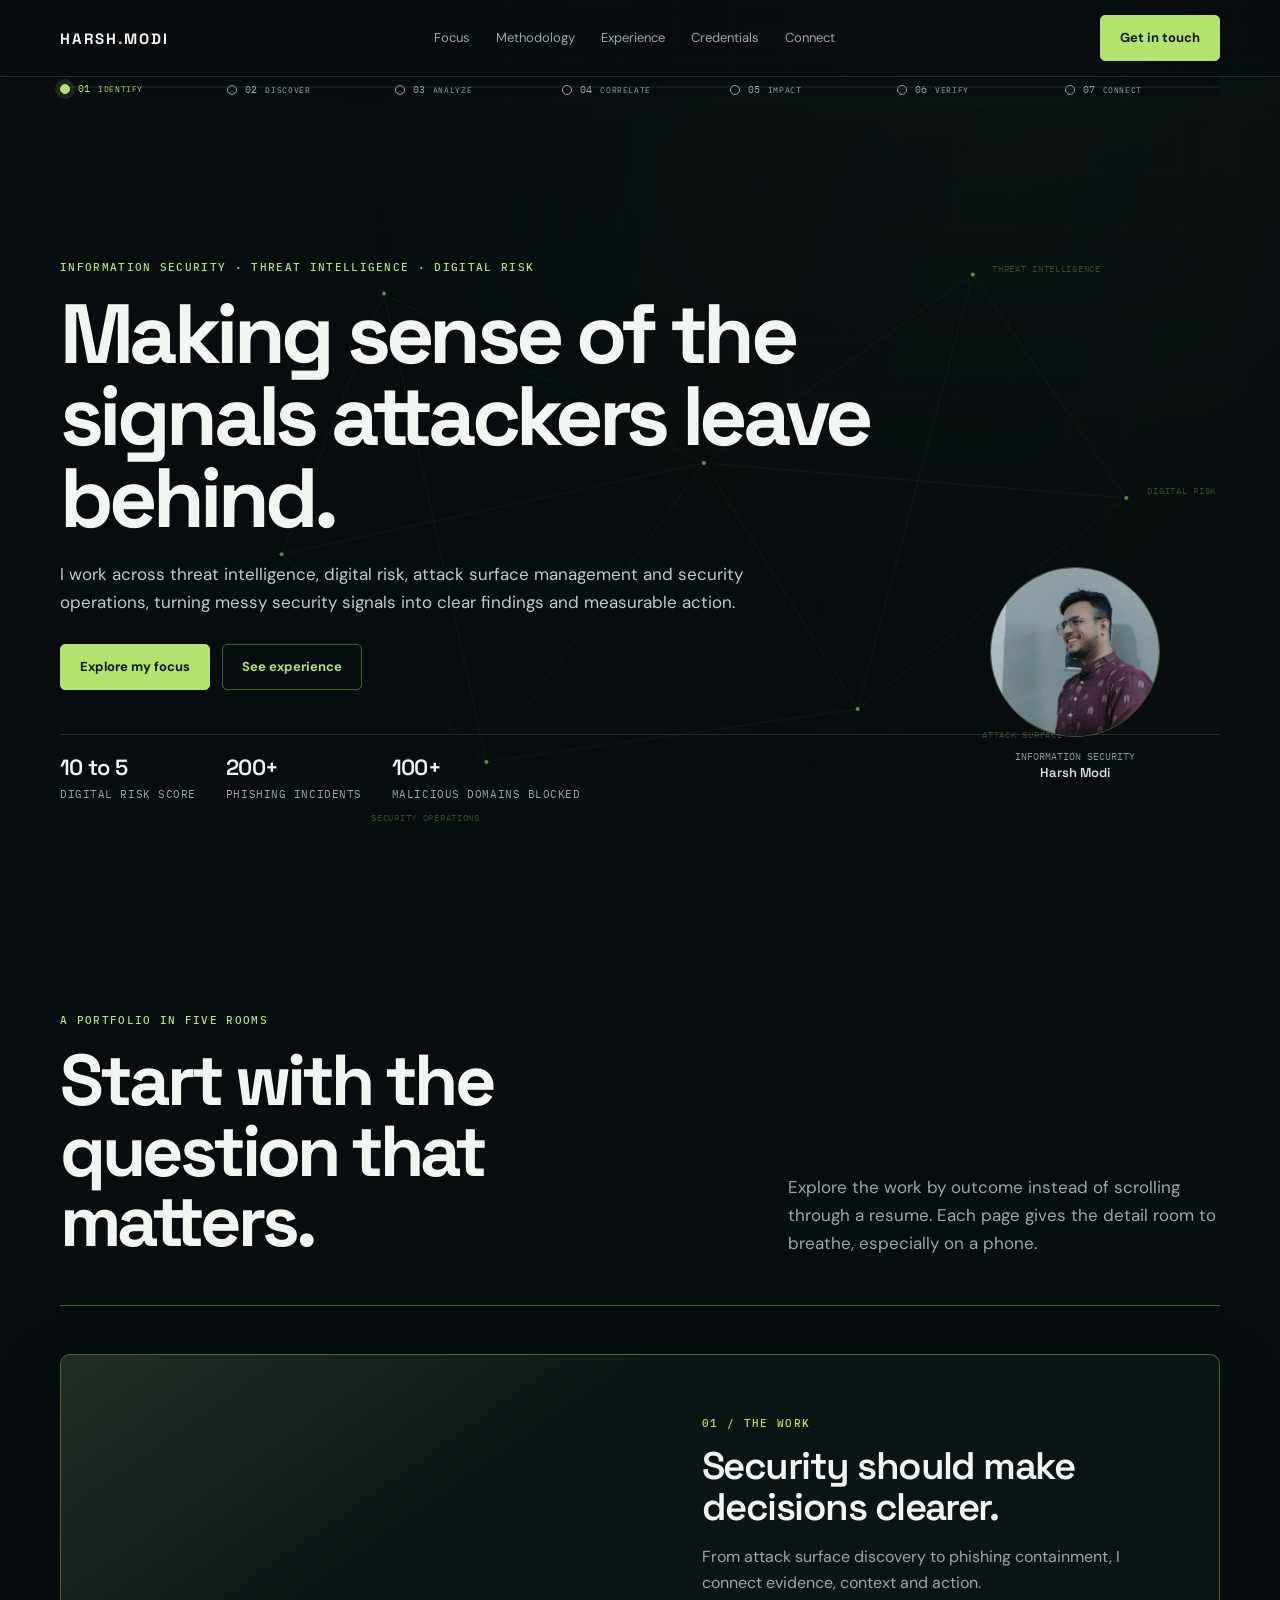
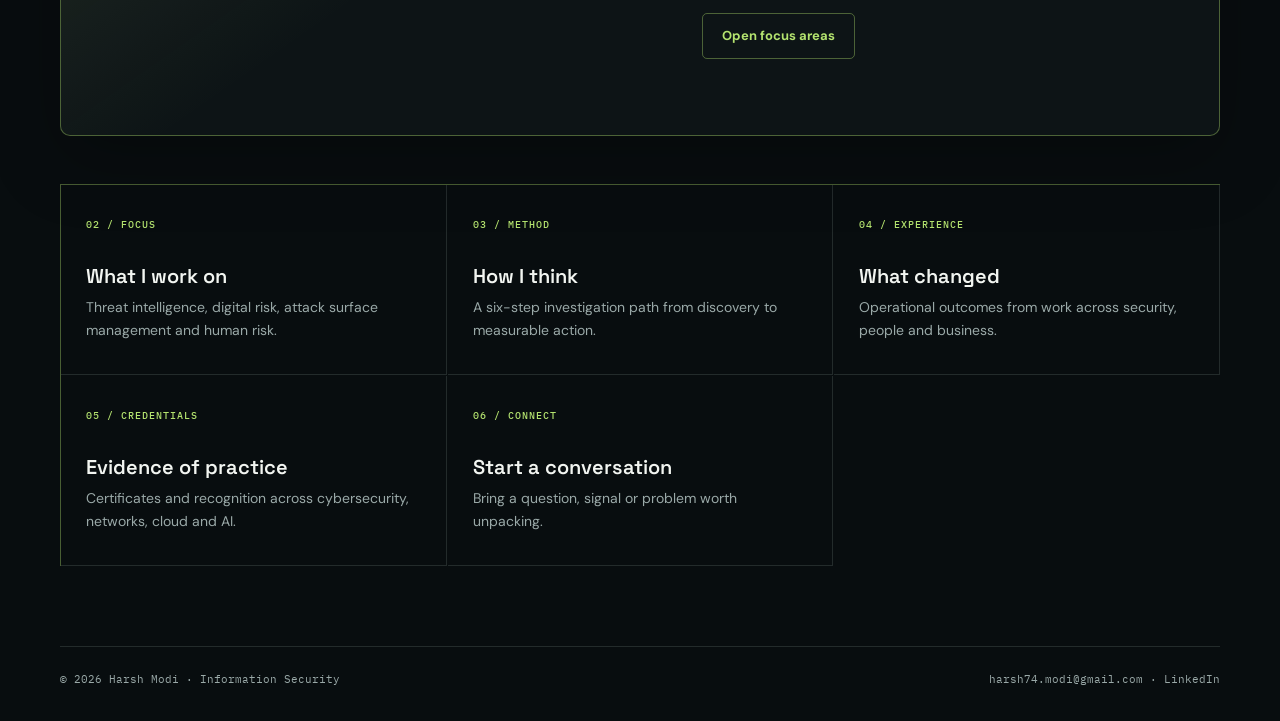
<file: index.html>
<!doctype html><html lang="en"><head><meta charset="utf-8"><meta name="viewport" content="width=device-width,initial-scale=1"><meta name="description" content="Harsh Modi - Information Security professional."><title>Harsh Modi | Information Security</title><link rel="icon" type="image/svg+xml" href="favicon.svg"><link rel="stylesheet" href="styles.css"></head><body>
<div class="init-screen" aria-label="Intelligence interface initialization"><div class="init-card"><div class="init-mark">INTELLIGENCE <span>//</span> HARSH MODI</div><p>Establishing a clear picture from the available signals.</p><div class="init-lines"><span>SECURITY CHANNEL <b>ONLINE</b></span><span>THREAT ANALYSIS <b>ONLINE</b></span><span>DIGITAL RISK <b>ONLINE</b></span><span>IDENTITY <b>VERIFIED</b></span></div><button class="init-skip" type="button">Skip introduction</button></div></div>
<nav class="topbar"><div class="wrap nav"><a class="logo" href="index.html">HARSH<span>.</span>MODI</a><div class="navlinks"><a href="focus.html">Focus</a><a href="methodology.html">Methodology</a><a href="experience.html">Experience</a><a href="credentials.html">Credentials</a><a href="contact.html">Connect</a></div><span class="menu" tabindex="0">MENU</span><a class="button solid" href="contact.html">Get in touch</a></div></nav>
<div class="intel-progress" aria-label="Intelligence progress"><span class="progress-line"></span><button type="button" data-progress="0"><b>01</b><small>IDENTIFY</small></button><button type="button" data-progress="1"><b>02</b><small>DISCOVER</small></button><button type="button" data-progress="2"><b>03</b><small>ANALYZE</small></button><button type="button" data-progress="3"><b>04</b><small>CORRELATE</small></button><button type="button" data-progress="4"><b>05</b><small>IMPACT</small></button><button type="button" data-progress="5"><b>06</b><small>VERIFY</small></button><button type="button" data-progress="6"><b>07</b><small>CONNECT</small></button></div>
<header class="hero" data-intelligence="identify"><canvas class="intelligence-canvas" aria-hidden="true"></canvas><div class="hero-network-labels" aria-hidden="true"><span>THREAT INTELLIGENCE</span><span>DIGITAL RISK</span><span>ATTACK SURFACE</span><span>SECURITY OPERATIONS</span></div><div class="wrap reveal"><div class="eyebrow">Information Security · Threat Intelligence · Digital Risk</div><h1>Making sense of the signals attackers leave behind.</h1><p>I work across threat intelligence, digital risk, attack surface management and security operations, turning messy security signals into clear findings and measurable action.</p><div class="actions"><a class="button solid" href="focus.html">Explore my focus</a><a class="button" href="experience.html">See experience</a></div><div class="quick"><div><strong>10 to 5</strong><span>Digital risk score</span></div><div><strong>200+</strong><span>Phishing incidents</span></div><div><strong>100+</strong><span>Malicious domains blocked</span></div></div><figure class="portrait"><img src="Profile.jpg" alt="Portrait of Harsh Modi" loading="eager"><figcaption>Information Security<b>Harsh Modi</b></figcaption></figure></div></header>
<main class="page"><div class="wrap"><div class="pageIntro reveal" data-intelligence="discover"><div><div class="kicker">A portfolio in five rooms</div><h2 class="pageTitle">Start with the question that matters.</h2></div><p class="lead">Explore the work by outcome instead of scrolling through a resume. Each page gives the detail room to breathe, especially on a phone.</p></div><div class="feature reveal delay" data-intelligence="analyze"><div class="featureImage"></div><div class="featureCopy"><div class="kicker">01 / THE WORK</div><h2>Security should make decisions clearer.</h2><p>From attack surface discovery to phishing containment, I connect evidence, context and action.</p><a class="button" href="focus.html">Open focus areas</a></div></div><div class="pageLinks" data-intelligence="connect"><a class="pageLink" href="focus.html"><span>02 / FOCUS</span><b>What I work on</b><p>Threat intelligence, digital risk, attack surface management and human risk.</p></a><a class="pageLink" href="methodology.html"><span>03 / METHOD</span><b>How I think</b><p>A six-step investigation path from discovery to measurable action.</p></a><a class="pageLink" href="experience.html"><span>04 / EXPERIENCE</span><b>What changed</b><p>Operational outcomes from work across security, people and business.</p></a><a class="pageLink" href="credentials.html"><span>05 / CREDENTIALS</span><b>Evidence of practice</b><p>Certificates and recognition across cybersecurity, networks, cloud and AI.</p></a><a class="pageLink" href="contact.html"><span>06 / CONNECT</span><b>Start a conversation</b><p>Bring a question, signal or problem worth unpacking.</p></a></div></div></main>
<footer class="wrap"><span>© 2026 Harsh Modi · Information Security</span><span><a href="mailto:harsh74.modi@gmail.com">harsh74.modi@gmail.com</a> · <a href="https://www.linkedin.com/in/harsh-modi-2aa297206" target="_blank" rel="noopener">LinkedIn</a></span></footer><script src="intelligence.js"></script></body></html>
</file>
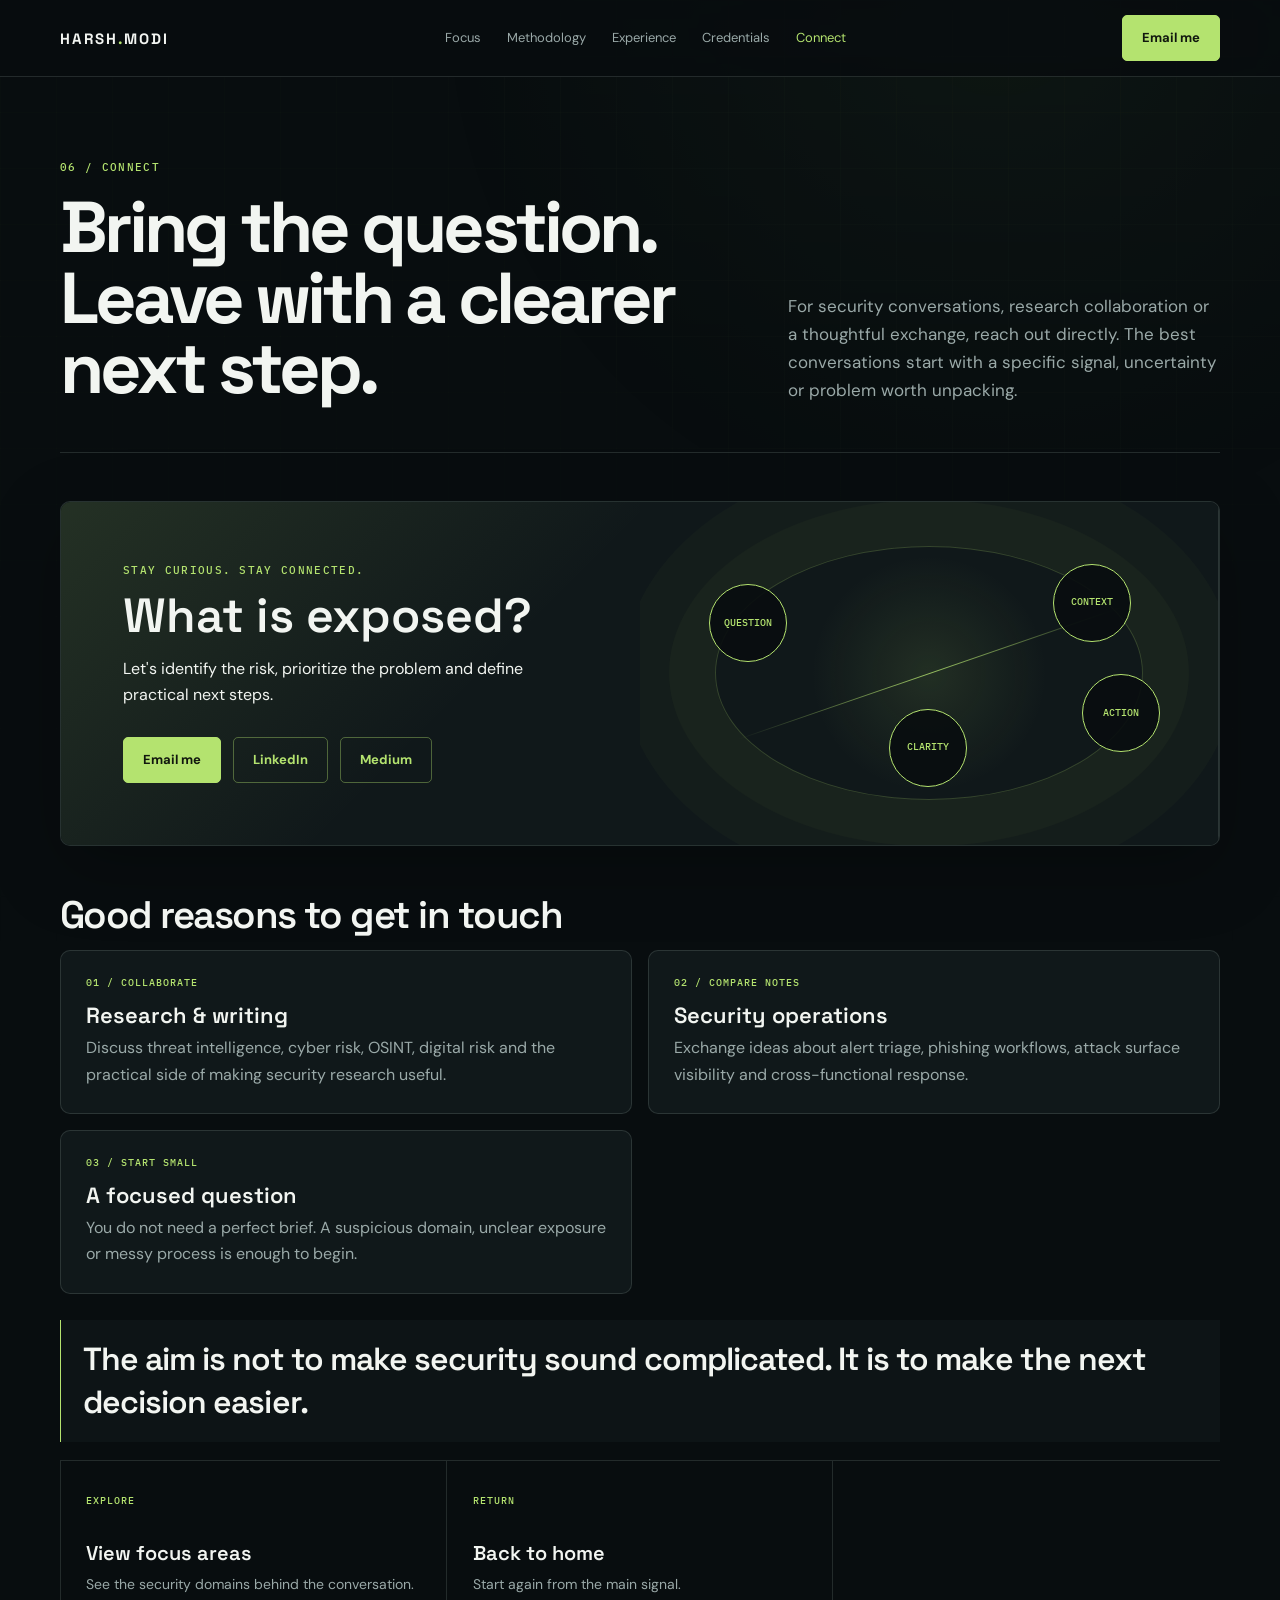
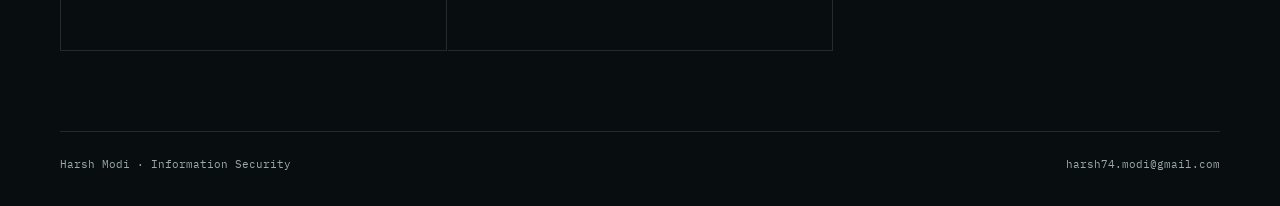
<file: contact.html>
<!doctype html><html lang="en"><head><meta charset="utf-8"><meta name="viewport" content="width=device-width,initial-scale=1"><title>Connect | Harsh Modi</title><link rel="icon" type="image/svg+xml" href="favicon.svg"><link rel="stylesheet" href="styles.css"></head><body><nav class="topbar"><div class="wrap nav"><a class="logo" href="index.html">HARSH<span>.</span>MODI</a><div class="navlinks"><a href="focus.html">Focus</a><a href="methodology.html">Methodology</a><a href="experience.html">Experience</a><a href="credentials.html">Credentials</a><a aria-current="page" href="contact.html">Connect</a></div><span class="menu" tabindex="0">MENU</span><a class="button solid" href="mailto:harsh74.modi@gmail.com">Email me</a></div></nav><main class="page"><div class="wrap"><div class="pageIntro reveal"><div><div class="kicker">06 / CONNECT</div><h1 class="pageTitle">Bring the question. Leave with a clearer next step.</h1></div><p class="lead">For security conversations, research collaboration or a thoughtful exchange, reach out directly. The best conversations start with a specific signal, uncertainty or problem worth unpacking.</p></div><div class="splitBand"><div class="ctaBox"><div><div class="kicker">STAY CURIOUS. STAY CONNECTED.</div><h2>What is exposed?</h2><p>Let's identify the risk, prioritize the problem and define practical next steps.</p><div class="actions"><a class="button solid" href="mailto:harsh74.modi@gmail.com">Email me</a><a class="button" href="https://www.linkedin.com/in/harsh-modi-2aa297206" target="_blank" rel="noopener">LinkedIn</a><a class="button" href="https://medium.com/@harsh74.modi" target="_blank" rel="noopener">Medium</a></div></div></div><div class="visualPanel"><span class="node">Question</span><span class="node">Context</span><span class="node">Clarity</span><span class="node">Action</span></div></div><div class="sectionTitle">Good reasons to get in touch</div><div class="grid"><article class="card"><div class="num">01 / COLLABORATE</div><h2>Research & writing</h2><p>Discuss threat intelligence, cyber risk, OSINT, digital risk and the practical side of making security research useful.</p></article><article class="card"><div class="num">02 / COMPARE NOTES</div><h2>Security operations</h2><p>Exchange ideas about alert triage, phishing workflows, attack surface visibility and cross-functional response.</p></article><article class="card"><div class="num">03 / START SMALL</div><h2>A focused question</h2><p>You do not need a perfect brief. A suspicious domain, unclear exposure or messy process is enough to begin.</p></article></div><div class="quote">The aim is not to make security sound complicated. It is to make the next decision easier.</div><div class="pageLinks"><a class="pageLink" href="focus.html"><span>EXPLORE</span><b>View focus areas</b><p>See the security domains behind the conversation.</p></a><a class="pageLink" href="index.html"><span>RETURN</span><b>Back to home</b><p>Start again from the main signal.</p></a></div></div></main><footer class="wrap"><span>Harsh Modi · Information Security</span><span><a href="mailto:harsh74.modi@gmail.com">harsh74.modi@gmail.com</a></span></footer></body></html>
</file>
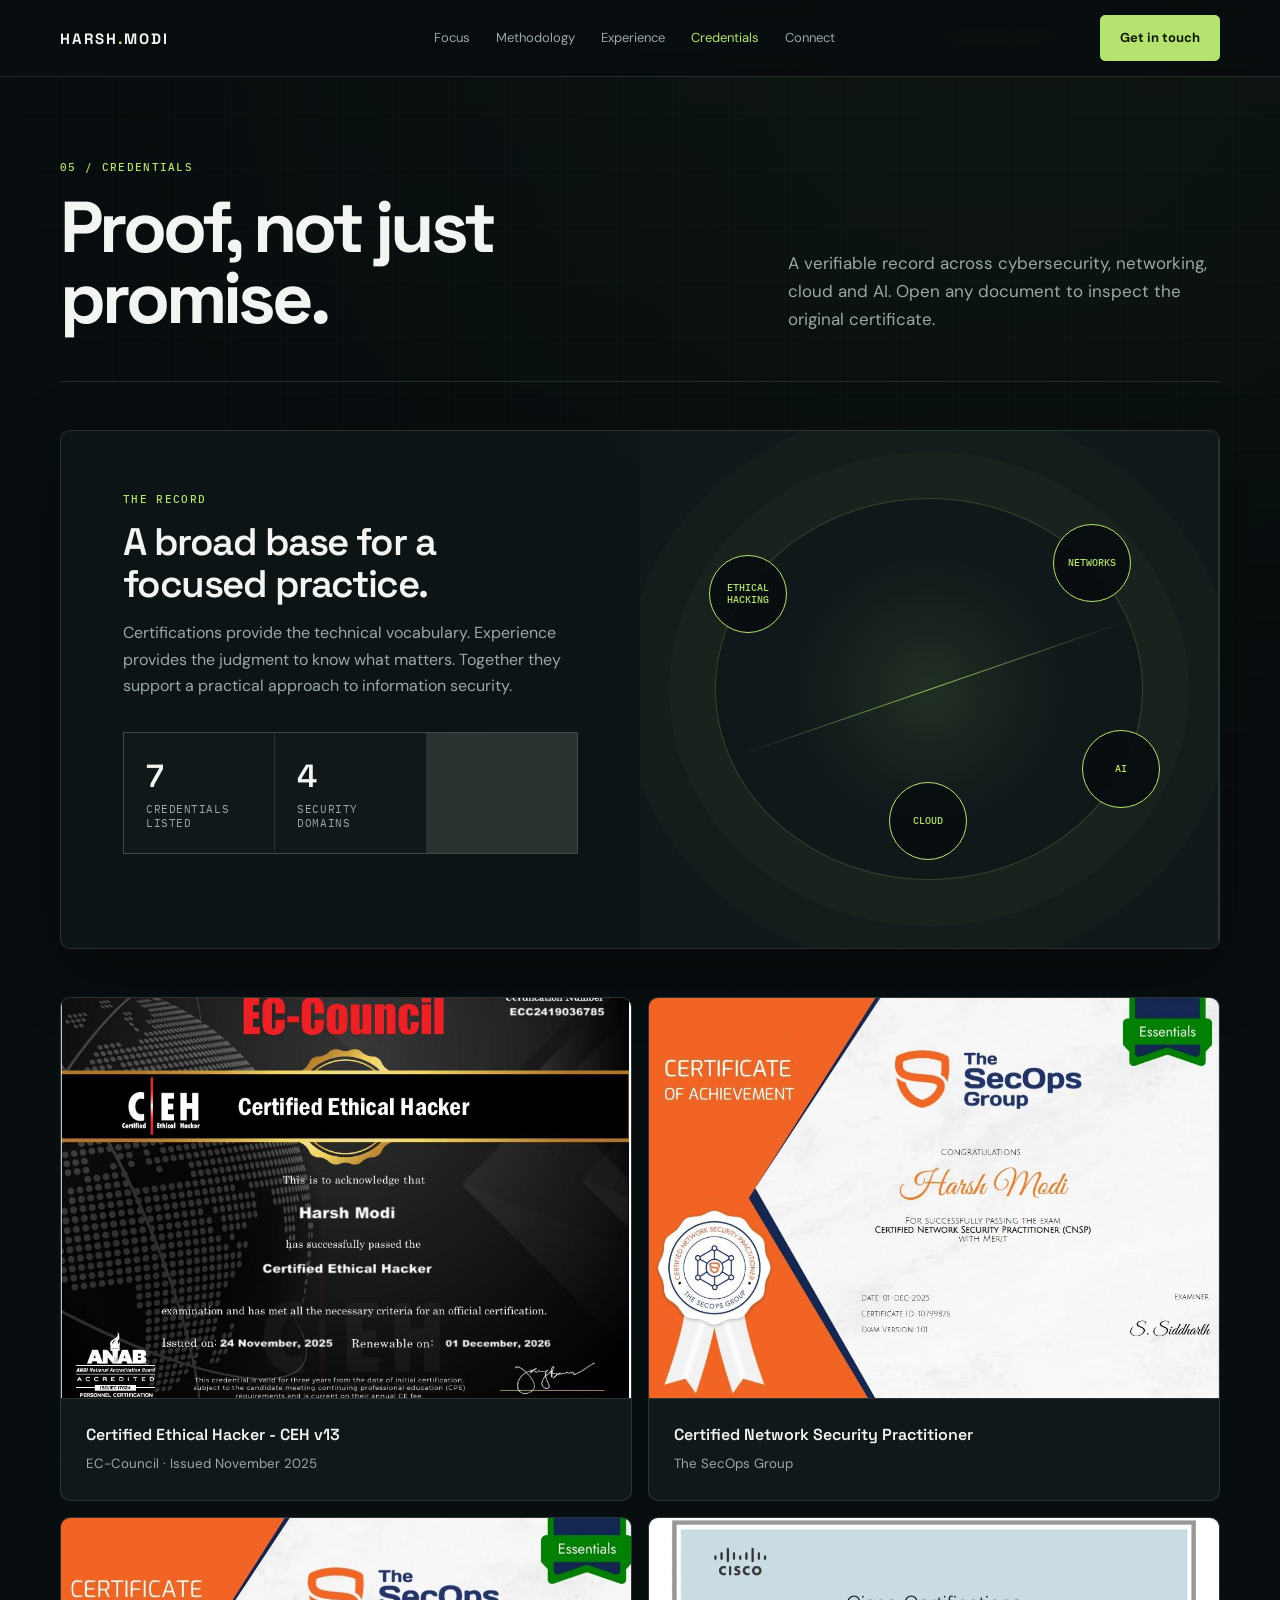
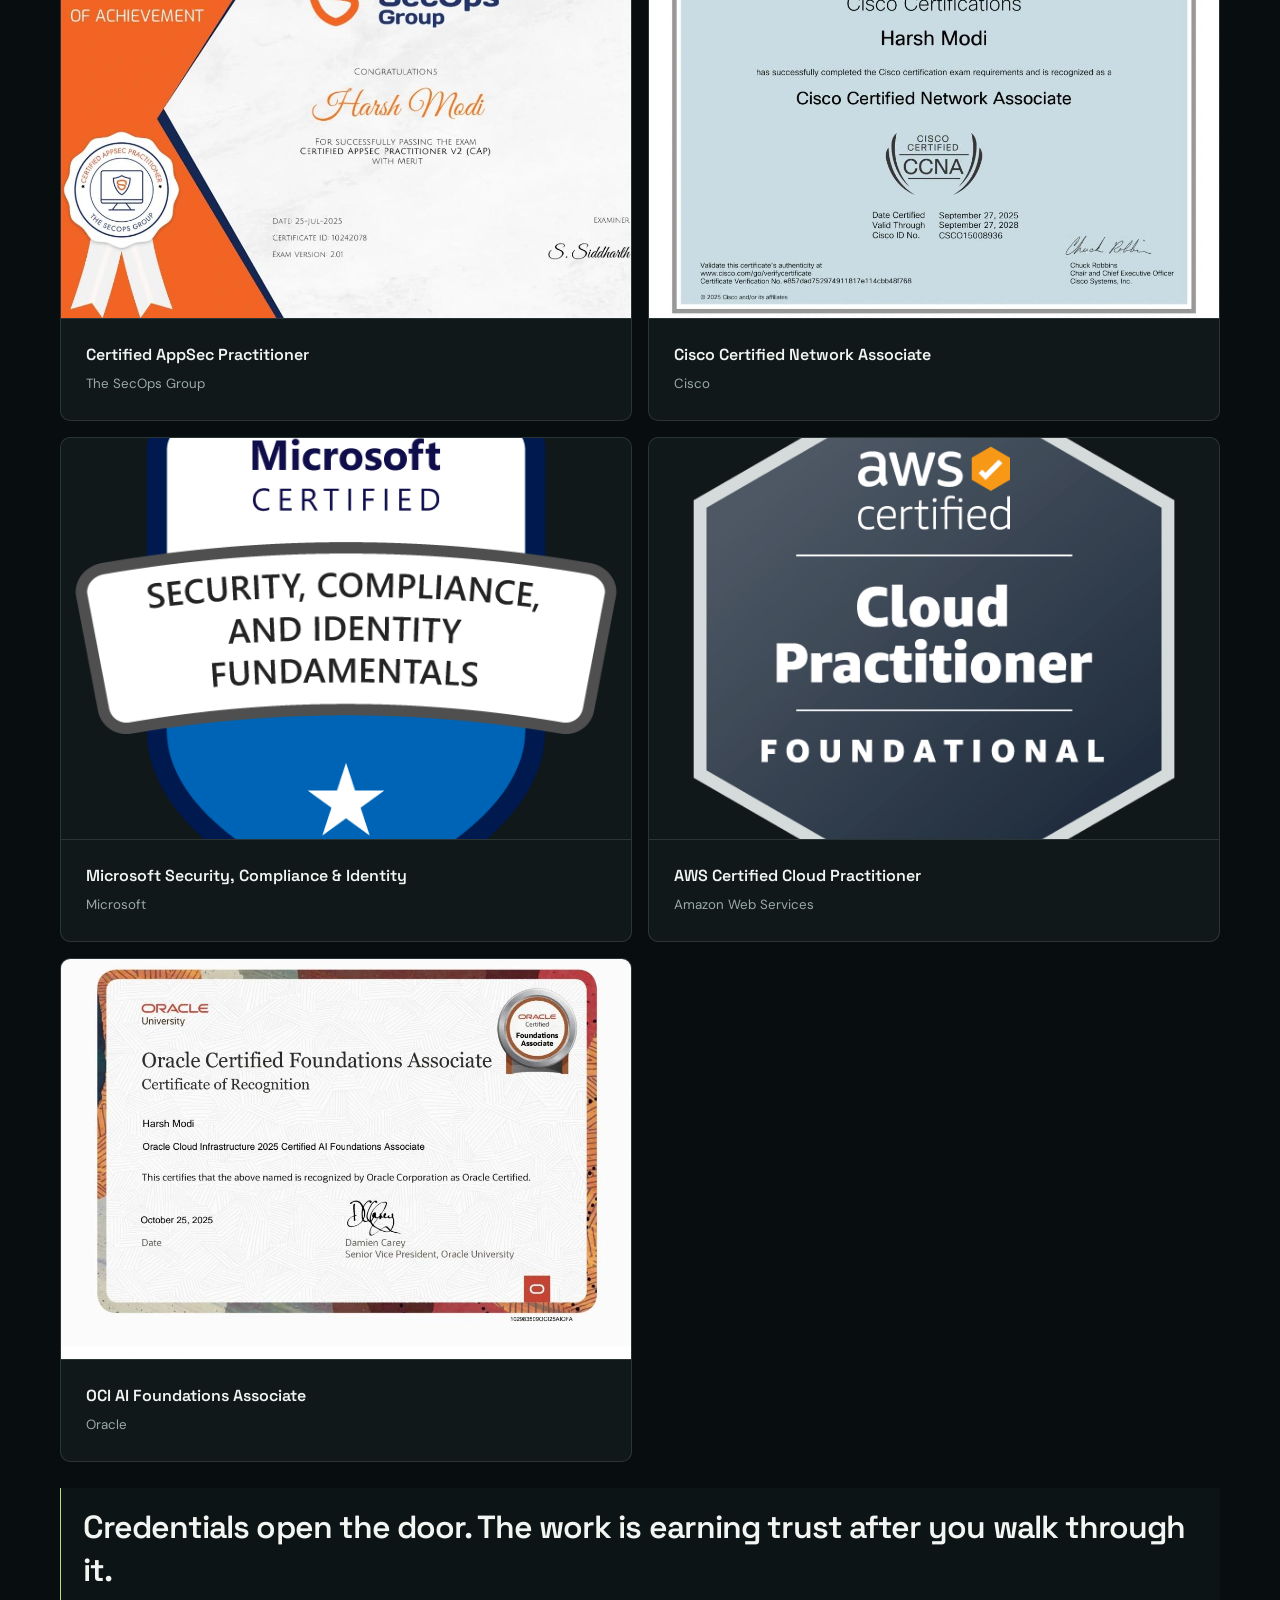
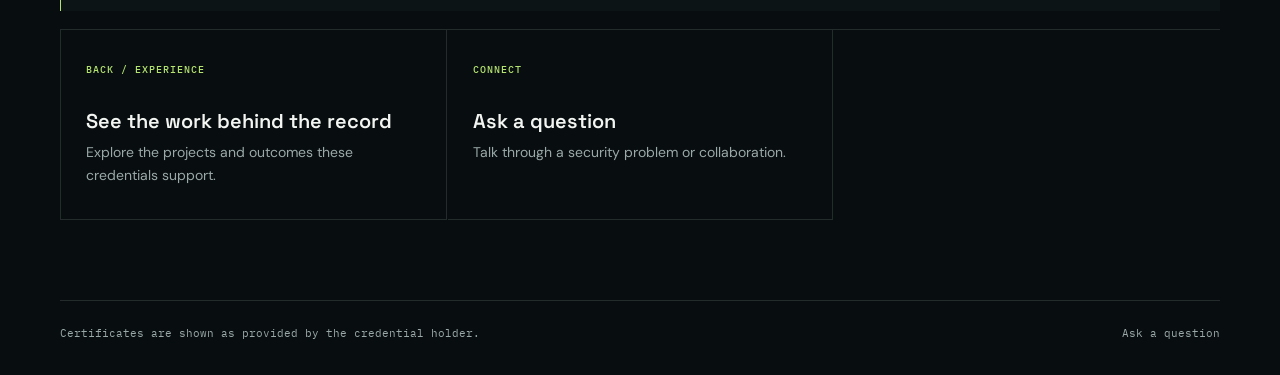
<file: credentials.html>
<!doctype html><html lang="en"><head><meta charset="utf-8"><meta name="viewport" content="width=device-width,initial-scale=1"><title>Credentials | Harsh Modi</title><link rel="icon" type="image/svg+xml" href="favicon.svg"><link rel="stylesheet" href="styles.css"></head><body><nav class="topbar"><div class="wrap nav"><a class="logo" href="index.html">HARSH<span>.</span>MODI</a><div class="navlinks"><a href="focus.html">Focus</a><a href="methodology.html">Methodology</a><a href="experience.html">Experience</a><a aria-current="page" href="credentials.html">Credentials</a><a href="contact.html">Connect</a></div><span class="menu" tabindex="0">MENU</span><a class="button solid" href="contact.html">Get in touch</a></div></nav><main class="page"><div class="wrap"><div class="pageIntro reveal"><div><div class="kicker">05 / CREDENTIALS</div><h1 class="pageTitle">Proof, not just promise.</h1></div><p class="lead">A verifiable record across cybersecurity, networking, cloud and AI. Open any document to inspect the original certificate.</p></div><div class="splitBand"><div class="featureCopy"><div class="kicker">THE RECORD</div><h2>A broad base for a focused practice.</h2><p>Certifications provide the technical vocabulary. Experience provides the judgment to know what matters. Together they support a practical approach to information security.</p><div class="stats"><div class="stat"><strong>7</strong><span>Credentials listed</span></div><div class="stat"><strong>4</strong><span>Security domains</span></div></div></div><div class="visualPanel"><span class="node">Ethical<br>hacking</span><span class="node">Networks</span><span class="node">Cloud</span><span class="node">AI</span></div></div><div class="certs"><article class="cert"><a href="CEH.jpg" target="_blank" rel="noopener"><img src="CEH.jpg" alt="Certified Ethical Hacker certificate" loading="lazy"></a><div><b>Certified Ethical Hacker - CEH v13</b><small>EC-Council · Issued November 2025</small></div></article><article class="cert"><a href="CNSP.jpg" target="_blank" rel="noopener"><img src="CNSP.jpg" alt="Certified Network Security Practitioner certificate" loading="lazy"></a><div><b>Certified Network Security Practitioner</b><small>The SecOps Group</small></div></article><article class="cert"><a href="CAP.jpg" target="_blank" rel="noopener"><img src="CAP.jpg" alt="Certified AppSec Practitioner certificate" loading="lazy"></a><div><b>Certified AppSec Practitioner</b><small>The SecOps Group</small></div></article><article class="cert"><a href="CCNA.jpg" target="_blank" rel="noopener"><img src="CCNA.jpg" alt="Cisco CCNA certificate" loading="lazy"></a><div><b>Cisco Certified Network Associate</b><small>Cisco</small></div></article><article class="cert"><a href="security-compliance-and-identity-fundamentals-600x600.png" target="_blank" rel="noopener"><img src="security-compliance-and-identity-fundamentals-600x600.png" alt="Microsoft security fundamentals credential" loading="lazy"></a><div><b>Microsoft Security, Compliance & Identity</b><small>Microsoft</small></div></article><article class="cert"><a href="AWS.png" target="_blank" rel="noopener"><img src="AWS.png" alt="AWS Cloud Practitioner certificate" loading="lazy"></a><div><b>AWS Certified Cloud Practitioner</b><small>Amazon Web Services</small></div></article><article class="cert"><a href="Oracle.jpg" target="_blank" rel="noopener"><img src="Oracle.jpg" alt="Oracle AI Foundations certificate" loading="lazy"></a><div><b>OCI AI Foundations Associate</b><small>Oracle</small></div></article></div><div class="quote">Credentials open the door. The work is earning trust after you walk through it.</div><div class="pageLinks"><a class="pageLink" href="experience.html"><span>BACK / EXPERIENCE</span><b>See the work behind the record</b><p>Explore the projects and outcomes these credentials support.</p></a><a class="pageLink" href="contact.html"><span>CONNECT</span><b>Ask a question</b><p>Talk through a security problem or collaboration.</p></a></div></div></main><footer class="wrap"><span>Certificates are shown as provided by the credential holder.</span><span><a href="contact.html">Ask a question</a></span></footer></body></html>
</file>
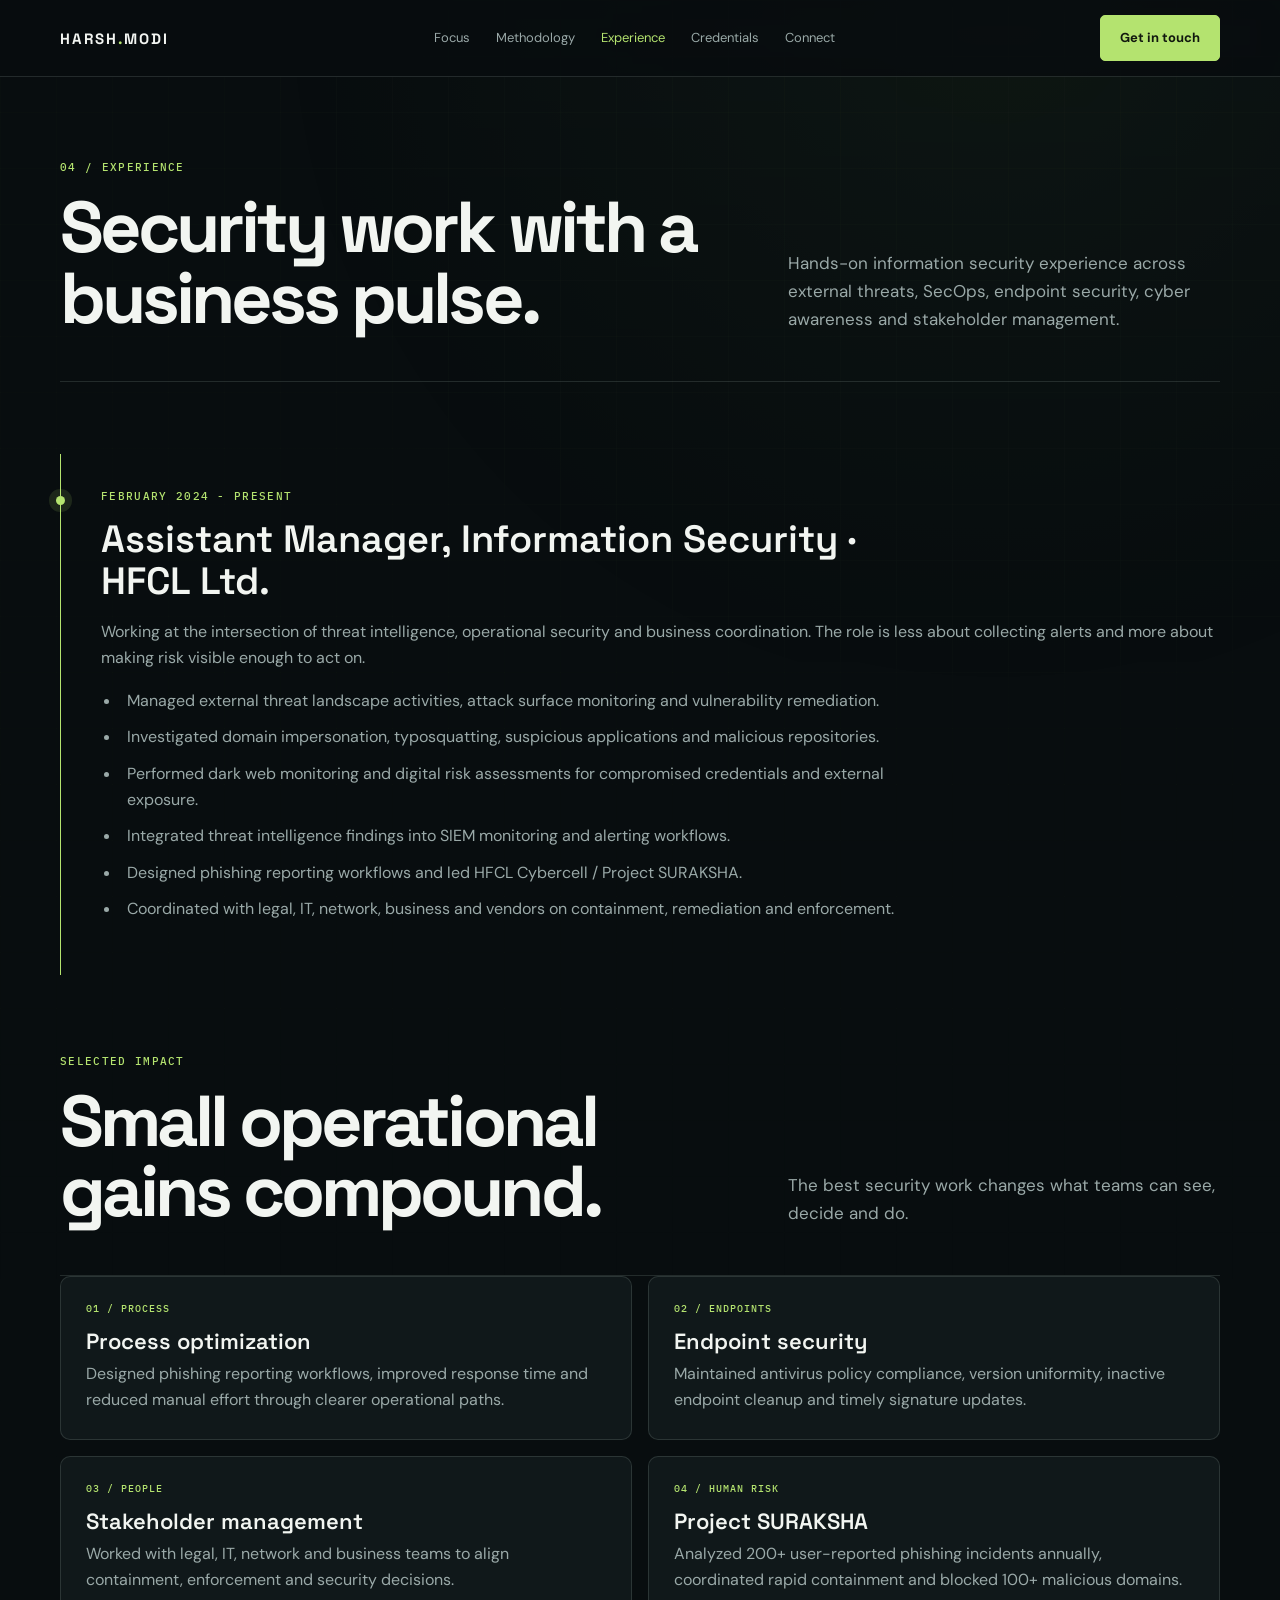
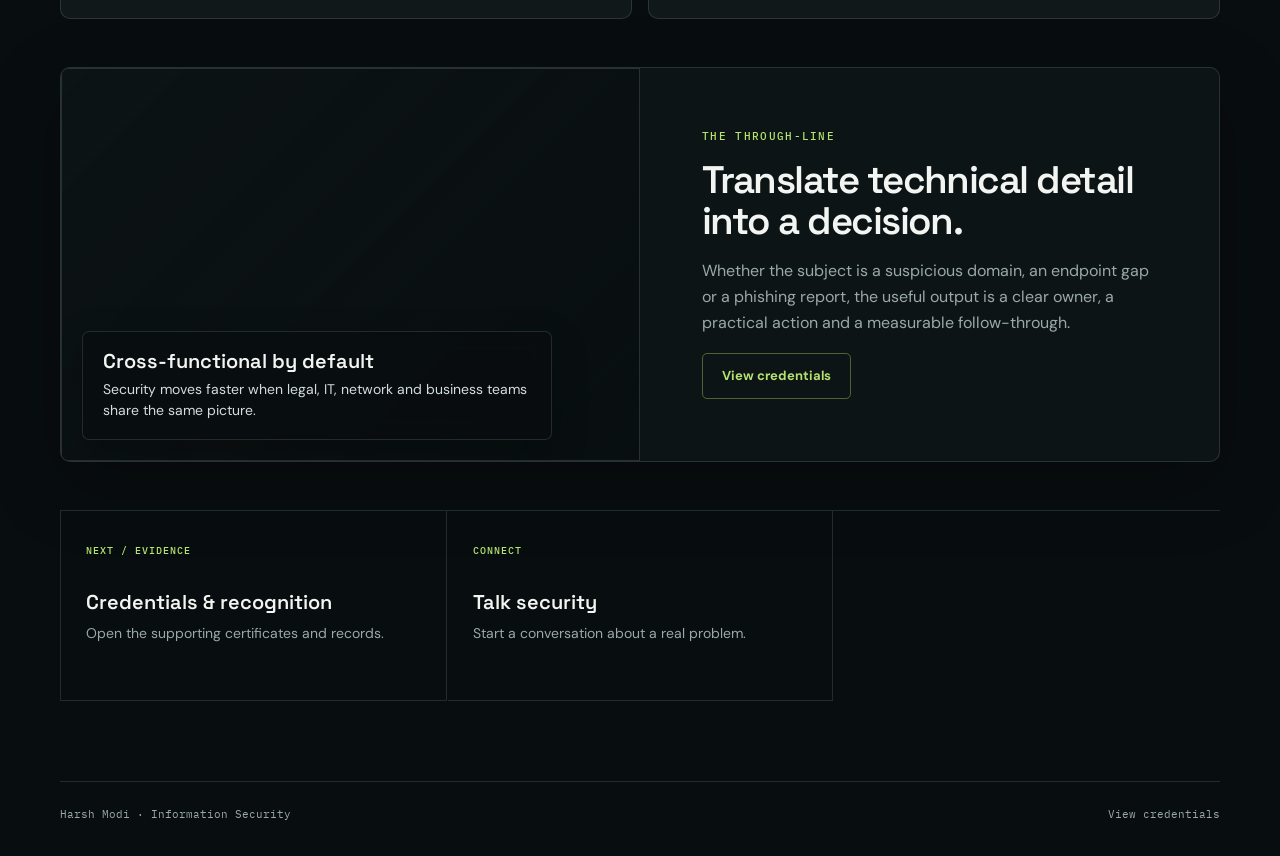
<file: experience.html>
<!doctype html><html lang="en"><head><meta charset="utf-8"><meta name="viewport" content="width=device-width,initial-scale=1"><title>Experience | Harsh Modi</title><link rel="icon" type="image/svg+xml" href="favicon.svg"><link rel="stylesheet" href="styles.css"></head><body><nav class="topbar"><div class="wrap nav"><a class="logo" href="index.html">HARSH<span>.</span>MODI</a><div class="navlinks"><a href="focus.html">Focus</a><a href="methodology.html">Methodology</a><a aria-current="page" href="experience.html">Experience</a><a href="credentials.html">Credentials</a><a href="contact.html">Connect</a></div><span class="menu" tabindex="0">MENU</span><a class="button solid" href="contact.html">Get in touch</a></div></nav><main class="page"><div class="wrap"><div class="pageIntro reveal"><div><div class="kicker">04 / EXPERIENCE</div><h1 class="pageTitle">Security work with a business pulse.</h1></div><p class="lead">Hands-on information security experience across external threats, SecOps, endpoint security, cyber awareness and stakeholder management.</p></div><div class="timeline reveal delay"><div class="kicker">FEBRUARY 2024 - PRESENT</div><h2>Assistant Manager, Information Security · HFCL Ltd.</h2><p class="sectionCopy">Working at the intersection of threat intelligence, operational security and business coordination. The role is less about collecting alerts and more about making risk visible enough to act on.</p><ul><li>Managed external threat landscape activities, attack surface monitoring and vulnerability remediation.</li><li>Investigated domain impersonation, typosquatting, suspicious applications and malicious repositories.</li><li>Performed dark web monitoring and digital risk assessments for compromised credentials and external exposure.</li><li>Integrated threat intelligence findings into SIEM monitoring and alerting workflows.</li><li>Designed phishing reporting workflows and led HFCL Cybercell / Project SURAKSHA.</li><li>Coordinated with legal, IT, network, business and vendors on containment, remediation and enforcement.</li></ul></div><div class="pageIntro" style="margin-top:80px"><div><div class="kicker">SELECTED IMPACT</div><h2 class="pageTitle">Small operational gains compound.</h2></div><p class="lead">The best security work changes what teams can see, decide and do.</p></div><div class="grid"><article class="card"><div class="num">01 / PROCESS</div><h2>Process optimization</h2><p>Designed phishing reporting workflows, improved response time and reduced manual effort through clearer operational paths.</p></article><article class="card"><div class="num">02 / ENDPOINTS</div><h2>Endpoint security</h2><p>Maintained antivirus policy compliance, version uniformity, inactive endpoint cleanup and timely signature updates.</p></article><article class="card"><div class="num">03 / PEOPLE</div><h2>Stakeholder management</h2><p>Worked with legal, IT, network and business teams to align containment, enforcement and security decisions.</p></article><article class="card"><div class="num">04 / HUMAN RISK</div><h2>Project SURAKSHA</h2><p>Analyzed 200+ user-reported phishing incidents annually, coordinated rapid containment and blocked 100+ malicious domains.</p></article></div><div class="splitBand"><div class="imagePanel" style="background-image:url('https://images.unsplash.com/photo-1556761175-b413da4baf72?auto=format&fit=crop&w=1200&q=85')"><div class="caption"><h3>Cross-functional by default</h3><p>Security moves faster when legal, IT, network and business teams share the same picture.</p></div></div><div class="featureCopy"><div class="kicker">THE THROUGH-LINE</div><h2>Translate technical detail into a decision.</h2><p>Whether the subject is a suspicious domain, an endpoint gap or a phishing report, the useful output is a clear owner, a practical action and a measurable follow-through.</p><a class="button" href="credentials.html">View credentials</a></div></div><div class="pageLinks"><a class="pageLink" href="credentials.html"><span>NEXT / EVIDENCE</span><b>Credentials & recognition</b><p>Open the supporting certificates and records.</p></a><a class="pageLink" href="contact.html"><span>CONNECT</span><b>Talk security</b><p>Start a conversation about a real problem.</p></a></div></div></main><footer class="wrap"><span>Harsh Modi · Information Security</span><span><a href="credentials.html">View credentials</a></span></footer></body></html>
</file>
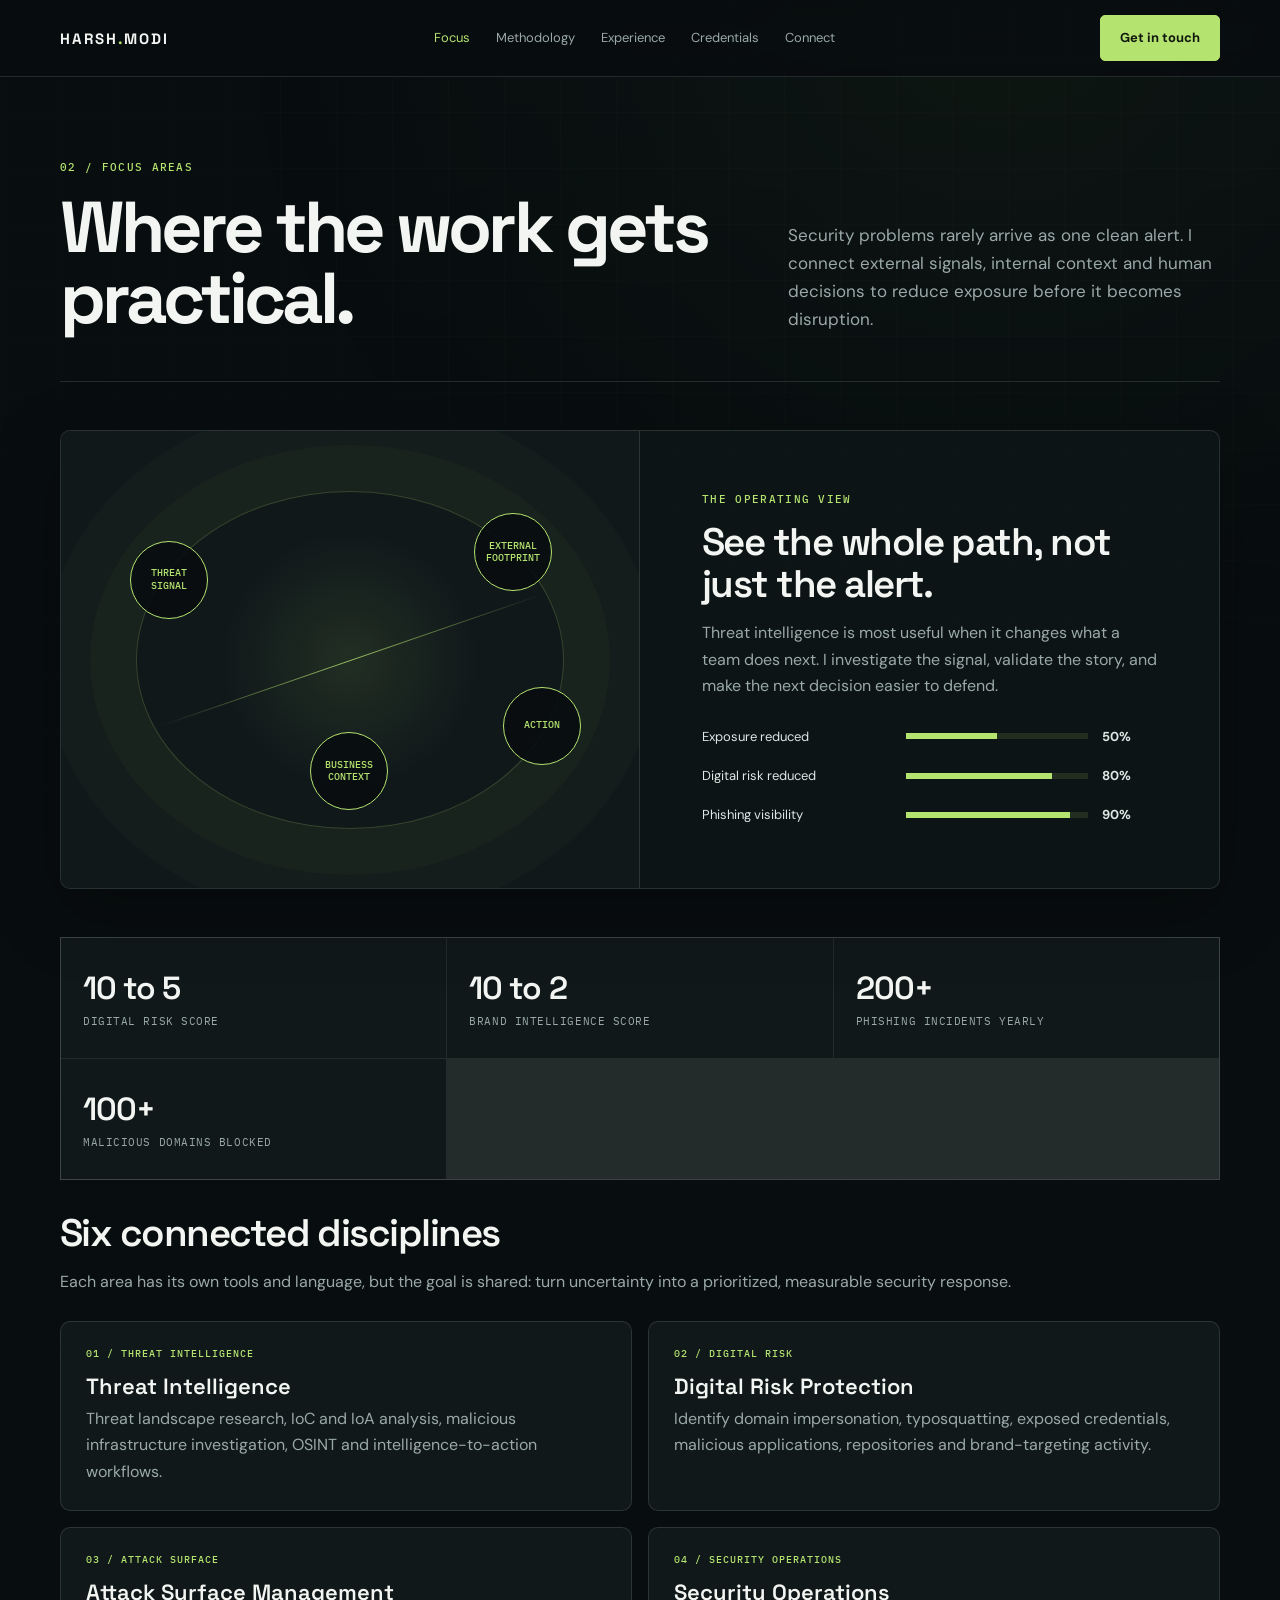
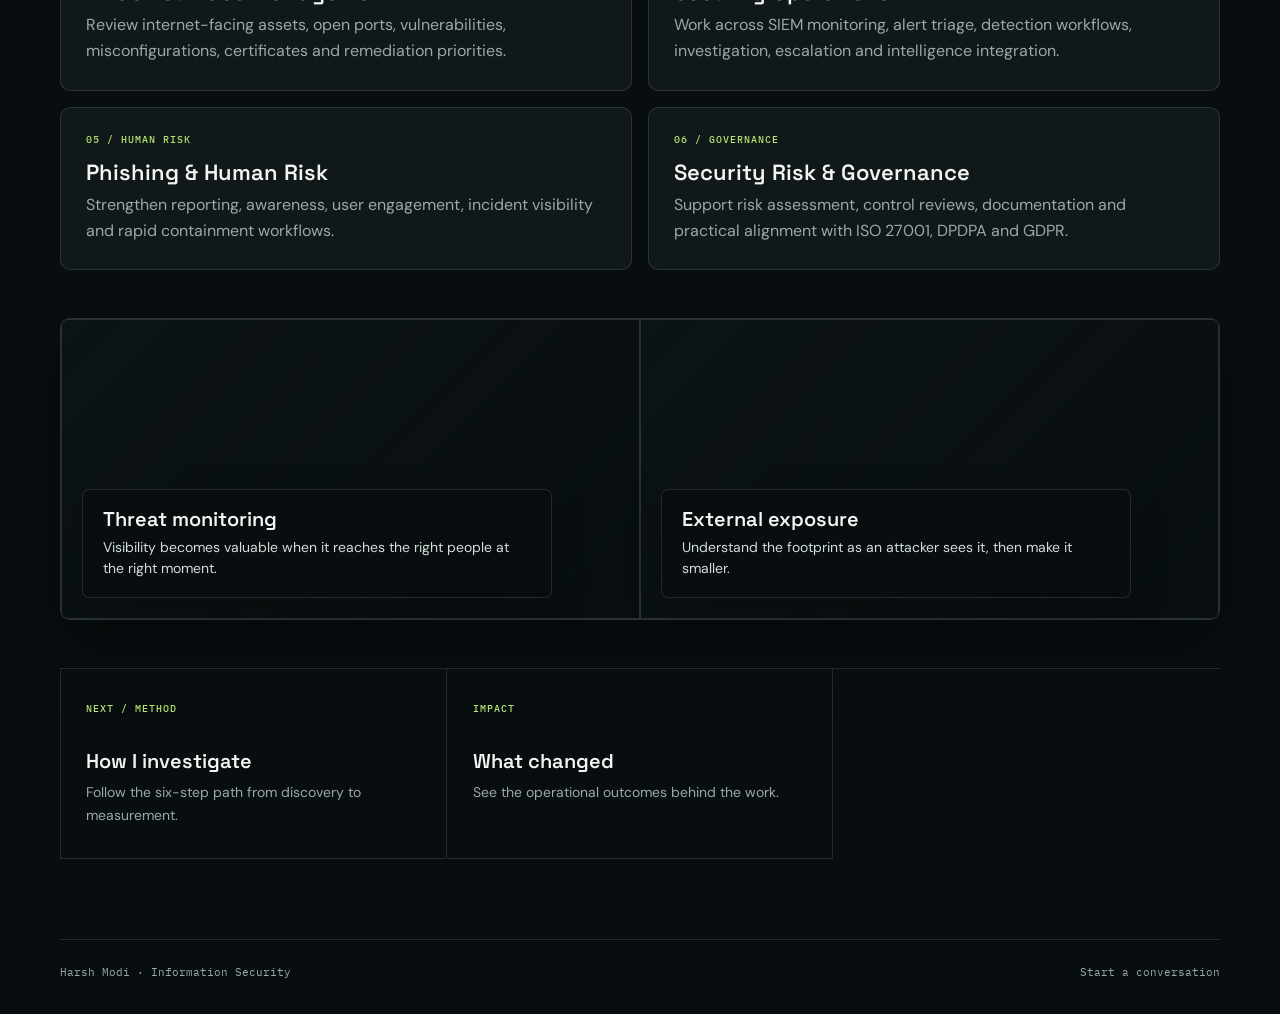
<file: focus.html>
<!doctype html><html lang="en"><head><meta charset="utf-8"><meta name="viewport" content="width=device-width,initial-scale=1"><title>Focus | Harsh Modi</title><link rel="icon" type="image/svg+xml" href="favicon.svg"><link rel="stylesheet" href="styles.css"></head><body><nav class="topbar"><div class="wrap nav"><a class="logo" href="index.html">HARSH<span>.</span>MODI</a><div class="navlinks"><a aria-current="page" href="focus.html">Focus</a><a href="methodology.html">Methodology</a><a href="experience.html">Experience</a><a href="credentials.html">Credentials</a><a href="contact.html">Connect</a></div><span class="menu" tabindex="0">MENU</span><a class="button solid" href="contact.html">Get in touch</a></div></nav><main class="page"><div class="wrap"><div class="pageIntro reveal"><div><div class="kicker">02 / FOCUS AREAS</div><h1 class="pageTitle">Where the work gets practical.</h1></div><p class="lead">Security problems rarely arrive as one clean alert. I connect external signals, internal context and human decisions to reduce exposure before it becomes disruption.</p></div><div class="splitBand reveal delay"><div class="visualPanel"><span class="node">Threat<br>signal</span><span class="node">External<br>footprint</span><span class="node">Business<br>context</span><span class="node">Action</span></div><div class="featureCopy"><div class="kicker">THE OPERATING VIEW</div><h2>See the whole path, not just the alert.</h2><p>Threat intelligence is most useful when it changes what a team does next. I investigate the signal, validate the story, and make the next decision easier to defend.</p><div class="scoreList"><div class="scoreLine"><span>Exposure reduced</span><i style="--score:50%"></i><b>50%</b></div><div class="scoreLine"><span>Digital risk reduced</span><i style="--score:80%"></i><b>80%</b></div><div class="scoreLine"><span>Phishing visibility</span><i style="--score:90%"></i><b>90%</b></div></div></div></div><div class="stats"><div class="stat"><strong>10 to 5</strong><span>Digital risk score</span></div><div class="stat"><strong>10 to 2</strong><span>Brand intelligence score</span></div><div class="stat"><strong>200+</strong><span>Phishing incidents yearly</span></div><div class="stat"><strong>100+</strong><span>Malicious domains blocked</span></div></div><div class="sectionTitle">Six connected disciplines</div><p class="sectionCopy">Each area has its own tools and language, but the goal is shared: turn uncertainty into a prioritized, measurable security response.</p><div class="grid" style="margin-top:25px"><article class="card"><div class="num">01 / THREAT INTELLIGENCE</div><h2>Threat Intelligence</h2><p>Threat landscape research, IoC and IoA analysis, malicious infrastructure investigation, OSINT and intelligence-to-action workflows.</p></article><article class="card"><div class="num">02 / DIGITAL RISK</div><h2>Digital Risk Protection</h2><p>Identify domain impersonation, typosquatting, exposed credentials, malicious applications, repositories and brand-targeting activity.</p></article><article class="card"><div class="num">03 / ATTACK SURFACE</div><h2>Attack Surface Management</h2><p>Review internet-facing assets, open ports, vulnerabilities, misconfigurations, certificates and remediation priorities.</p></article><article class="card"><div class="num">04 / SECURITY OPERATIONS</div><h2>Security Operations</h2><p>Work across SIEM monitoring, alert triage, detection workflows, investigation, escalation and intelligence integration.</p></article><article class="card"><div class="num">05 / HUMAN RISK</div><h2>Phishing & Human Risk</h2><p>Strengthen reporting, awareness, user engagement, incident visibility and rapid containment workflows.</p></article><article class="card"><div class="num">06 / GOVERNANCE</div><h2>Security Risk & Governance</h2><p>Support risk assessment, control reviews, documentation and practical alignment with ISO 27001, DPDPA and GDPR.</p></article></div><div class="splitBand"><div class="imagePanel" style="background-image:url('https://images.unsplash.com/photo-1556761175-b413da4baf72?auto=format&fit=crop&w=1200&q=85')"><div class="caption"><h3>Threat monitoring</h3><p>Visibility becomes valuable when it reaches the right people at the right moment.</p></div></div><div class="imagePanel" style="background-image:url('https://images.unsplash.com/photo-1510511459019-5dda7724fd87?auto=format&fit=crop&w=1200&q=85')"><div class="caption"><h3>External exposure</h3><p>Understand the footprint as an attacker sees it, then make it smaller.</p></div></div></div><div class="pageLinks"><a class="pageLink" href="methodology.html"><span>NEXT / METHOD</span><b>How I investigate</b><p>Follow the six-step path from discovery to measurement.</p></a><a class="pageLink" href="experience.html"><span>IMPACT</span><b>What changed</b><p>See the operational outcomes behind the work.</p></a></div></div></main><footer class="wrap"><span>Harsh Modi · Information Security</span><span><a href="contact.html">Start a conversation</a></span></footer></body></html>
</file>
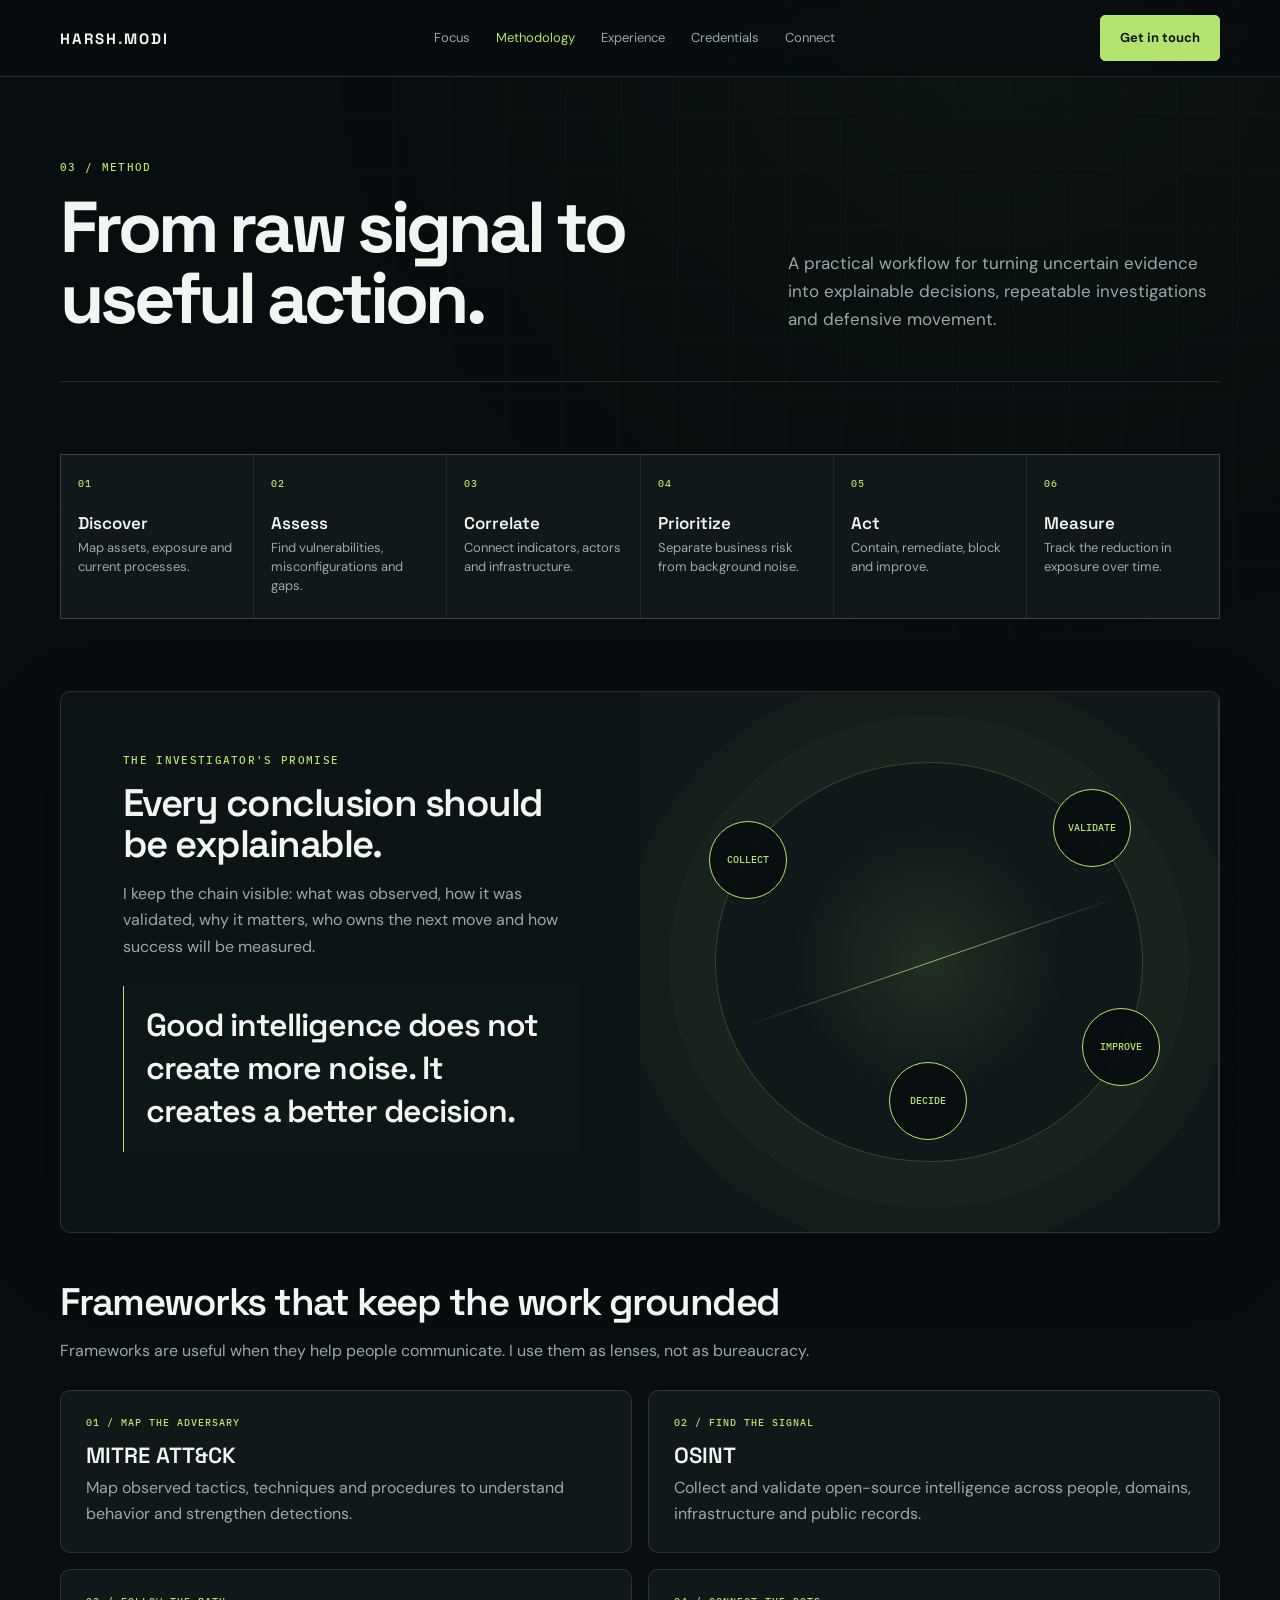
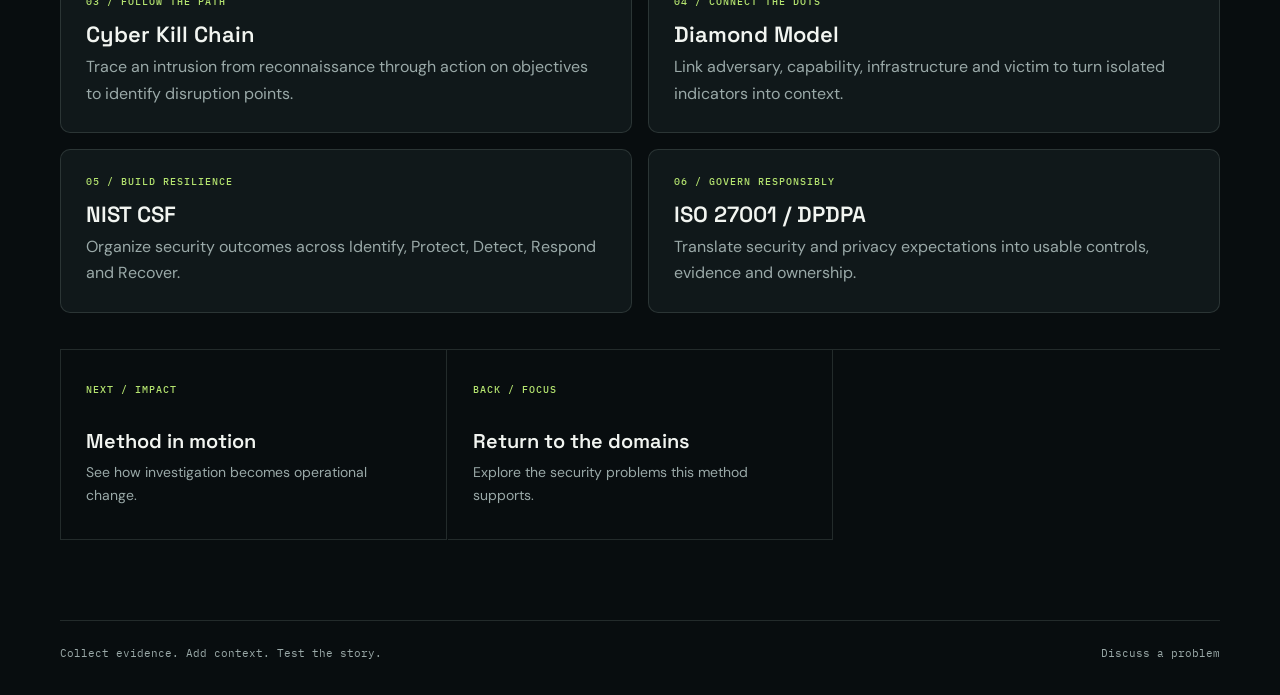
<file: methodology.html>
<!doctype html><html lang="en"><head><meta charset="utf-8"><meta name="viewport" content="width=device-width,initial-scale=1"><title>Methodology | Harsh Modi</title><link rel="icon" type="image/svg+xml" href="favicon.svg"><link rel="stylesheet" href="styles.css"></head><body><nav class="topbar"><div class="wrap nav"><a class="logo" href="index.html">HARSH<span>.</span>MODI</a><div class="navlinks"><a href="focus.html">Focus</a><a aria-current="page" href="methodology.html">Methodology</a><a href="experience.html">Experience</a><a href="credentials.html">Credentials</a><a href="contact.html">Connect</a></div><span class="menu" tabindex="0">MENU</span><a class="button solid" href="contact.html">Get in touch</a></div></nav><main class="page"><div class="wrap"><div class="pageIntro reveal"><div><div class="kicker">03 / METHOD</div><h1 class="pageTitle">From raw signal to useful action.</h1></div><p class="lead">A practical workflow for turning uncertain evidence into explainable decisions, repeatable investigations and defensive movement.</p></div><div class="rail reveal delay"><article class="railStep"><div class="num">01</div><strong>Discover</strong><p>Map assets, exposure and current processes.</p></article><article class="railStep"><div class="num">02</div><strong>Assess</strong><p>Find vulnerabilities, misconfigurations and gaps.</p></article><article class="railStep"><div class="num">03</div><strong>Correlate</strong><p>Connect indicators, actors and infrastructure.</p></article><article class="railStep"><div class="num">04</div><strong>Prioritize</strong><p>Separate business risk from background noise.</p></article><article class="railStep"><div class="num">05</div><strong>Act</strong><p>Contain, remediate, block and improve.</p></article><article class="railStep"><div class="num">06</div><strong>Measure</strong><p>Track the reduction in exposure over time.</p></article></div><div class="splitBand"><div class="featureCopy"><div class="kicker">THE INVESTIGATOR'S PROMISE</div><h2>Every conclusion should be explainable.</h2><p>I keep the chain visible: what was observed, how it was validated, why it matters, who owns the next move and how success will be measured.</p><div class="quote">Good intelligence does not create more noise. It creates a better decision.</div></div><div class="visualPanel"><span class="node">Collect</span><span class="node">Validate</span><span class="node">Decide</span><span class="node">Improve</span></div></div><div class="sectionTitle">Frameworks that keep the work grounded</div><p class="sectionCopy">Frameworks are useful when they help people communicate. I use them as lenses, not as bureaucracy.</p><div class="grid" style="margin-top:25px"><article class="card"><div class="num">01 / MAP THE ADVERSARY</div><h2>MITRE ATT&CK</h2><p>Map observed tactics, techniques and procedures to understand behavior and strengthen detections.</p></article><article class="card"><div class="num">02 / FIND THE SIGNAL</div><h2>OSINT</h2><p>Collect and validate open-source intelligence across people, domains, infrastructure and public records.</p></article><article class="card"><div class="num">03 / FOLLOW THE PATH</div><h2>Cyber Kill Chain</h2><p>Trace an intrusion from reconnaissance through action on objectives to identify disruption points.</p></article><article class="card"><div class="num">04 / CONNECT THE DOTS</div><h2>Diamond Model</h2><p>Link adversary, capability, infrastructure and victim to turn isolated indicators into context.</p></article><article class="card"><div class="num">05 / BUILD RESILIENCE</div><h2>NIST CSF</h2><p>Organize security outcomes across Identify, Protect, Detect, Respond and Recover.</p></article><article class="card"><div class="num">06 / GOVERN RESPONSIBLY</div><h2>ISO 27001 / DPDPA</h2><p>Translate security and privacy expectations into usable controls, evidence and ownership.</p></article></div><div class="pageLinks"><a class="pageLink" href="experience.html"><span>NEXT / IMPACT</span><b>Method in motion</b><p>See how investigation becomes operational change.</p></a><a class="pageLink" href="focus.html"><span>BACK / FOCUS</span><b>Return to the domains</b><p>Explore the security problems this method supports.</p></a></div></div></main><footer class="wrap"><span>Collect evidence. Add context. Test the story.</span><span><a href="contact.html">Discuss a problem</a></span></footer></body></html>
</file>
<file: styles.css>
@import url('https://fonts.googleapis.com/css2?family=DM+Sans:wght@400;500;600;700&family=IBM+Plex+Mono:wght@400;500&family=Space+Grotesk:wght@500;600;700&display=swap');

:root {
  --background: #080d0f;
  --surface: #10181a;
  --surface-elevated: #142022;
  --text: #f2f5f1;
  --text-muted: #9aa9a8;
  --accent: #b4e36f;
  --accent-soft: rgba(180, 227, 111, .12);
  --border: rgba(207, 226, 218, .14);
  --border-strong: rgba(180, 227, 111, .38);
  --radius: 10px;
  --shadow: 0 22px 70px rgba(0, 0, 0, .25);
  --max-width: 1160px;
}

* { box-sizing: border-box; }
html { scroll-behavior: smooth; }
body {
  margin: 0;
  overflow-x: hidden;
  background: var(--background);
  color: var(--text);
  font: 16px/1.65 'DM Sans', sans-serif;
  animation: pageIn .55s ease both;
}
body::before {
  content: '';
  position: fixed;
  inset: 0;
  z-index: -1;
  pointer-events: none;
  opacity: .45;
  background: radial-gradient(circle at 78% 0, rgba(84, 121, 69, .2), transparent 28%), linear-gradient(rgba(180, 227, 111, .035) 1px, transparent 1px), linear-gradient(90deg, rgba(180, 227, 111, .035) 1px, transparent 1px);
  background-size: auto, 56px 56px, 56px 56px;
  mask-image: linear-gradient(#000, transparent 72%);
}
a { color: inherit; text-decoration: none; }
img { max-width: 100%; display: block; }
.wrap { width: min(var(--max-width), calc(100% - 52px)); margin: auto; }

.topbar {
  position: sticky;
  top: 0;
  z-index: 20;
  border-bottom: 1px solid var(--border);
  background: rgba(8, 13, 15, .84);
  backdrop-filter: blur(18px);
}
.nav { min-height: 76px; display: flex; align-items: center; justify-content: space-between; gap: 28px; }
.logo { font: 700 15px 'Space Grotesk', sans-serif; letter-spacing: .13em; }
.logo span, .eyebrow, .kicker { color: var(--accent); }
.navlinks { display: flex; align-items: center; gap: 26px; color: var(--text-muted); font-size: 13px; }
.navlinks a, footer a { transition: color .2s ease; }
.navlinks a:hover, .navlinks a[aria-current='page'], footer a:hover { color: var(--accent); }
.menu { display: none; color: var(--accent); font: 500 11px 'IBM Plex Mono', monospace; letter-spacing: .12em; }

.button {
  display: inline-flex;
  min-height: 46px;
  align-items: center;
  justify-content: center;
  padding: 0 19px;
  border: 1px solid var(--border-strong);
  border-radius: 5px;
  color: var(--accent);
  font-size: 13px;
  font-weight: 700;
  transition: transform .2s ease, background .2s ease, border-color .2s ease;
}
.button:hover { transform: translateY(-2px); border-color: var(--accent); background: var(--accent-soft); }
.button.solid { border-color: var(--accent); background: var(--accent); color: #11170e; }
.button.solid:hover { background: #c7ed8b; }

.hero { min-height: calc(100vh - 76px); position: relative; display: grid; align-items: center; overflow: hidden; }
.hero::after { content: ''; position: absolute; inset: 0; z-index: -1; opacity: .42; background: linear-gradient(90deg, rgba(8, 13, 15, .98) 0%, rgba(8, 13, 15, .88) 48%, rgba(8, 13, 15, .4)), url('https://images.unsplash.com/photo-1558494949-ef010cbdcc31?auto=format&fit=crop&w=2200&q=85') center/cover; }
.hero .wrap { padding: 80px 0 54px; }
.eyebrow, .kicker { font: 500 11px/1.2 'IBM Plex Mono', monospace; letter-spacing: .12em; text-transform: uppercase; }
.hero h1, .pageTitle { max-width: 820px; margin: 18px 0 20px; font: 700 clamp(48px, 7vw, 84px)/.98 'Space Grotesk', sans-serif; letter-spacing: -.055em; }
.hero p { max-width: 760px; margin: 0; color: #c0ccca; font-size: 17px; }
.actions { display: flex; flex-wrap: wrap; gap: 12px; margin-top: 28px; }
.quick { display: flex; gap: 30px; margin-top: 44px; padding-top: 18px; border-top: 1px solid var(--border); }
.quick div { display: grid; gap: 6px; }
.quick strong, .stat strong { color: var(--text); font: 600 24px 'Space Grotesk', sans-serif; letter-spacing: -.03em; }
.quick span, .stat span { color: var(--text-muted); font: 11px 'IBM Plex Mono', monospace; text-transform: uppercase; letter-spacing: .05em; }
.quick strong { font-size: 22px; }
.portrait { position: absolute; right: max(26px, calc((100vw - var(--max-width)) / 2)); bottom: 74px; width: 170px; margin: 0; opacity: .9; }
.portrait img { aspect-ratio: 1; border: 1px solid var(--border-strong); border-radius: 50%; object-fit: cover; filter: saturate(.65); }
.portrait figcaption { margin-top: 12px; color: var(--text-muted); font: 10px/1.5 'IBM Plex Mono', monospace; text-align: center; text-transform: uppercase; }
.portrait b { display: block; color: var(--text); font: 600 13px 'Space Grotesk', sans-serif; text-transform: none; }

.page { padding: 84px 0 80px; }
.pageIntro { display: grid; grid-template-columns: minmax(0, 1.1fr) minmax(280px, .7fr); gap: 30px 48px; align-items: end; padding-bottom: 48px; border-bottom: 1px solid var(--border); }
.pageTitle { max-width: 680px; margin-bottom: 0; font-size: clamp(45px, 6vw, 72px); }
.lead { max-width: 470px; margin: 0; color: var(--text-muted); font-size: 17px; }
.feature, .splitBand { display: grid; grid-template-columns: 1fr 1fr; gap: 0; margin: 48px 0; border: 1px solid var(--border); border-radius: var(--radius); overflow: hidden; background: rgba(16, 24, 26, .72); box-shadow: var(--shadow); }
.featureImage { min-height: 380px; background: linear-gradient(145deg, rgba(180, 227, 111, .12), transparent 58%), url('https://images.unsplash.com/photo-1558494949-ef010cbdcc31?auto=format&fit=crop&w=1000&q=80') center/cover; filter: saturate(.65); }
.featureCopy { padding: clamp(28px, 5vw, 62px); }
.featureCopy h2, .sectionTitle { margin: 15px 0; font: 600 clamp(27px, 3vw, 42px)/1.08 'Space Grotesk', sans-serif; letter-spacing: -.04em; }
.featureCopy p, .sectionCopy { color: var(--text-muted); }
.quote {
  margin: 26px 0 18px;
  padding: 18px 22px;
  border-left: 1px solid var(--accent);
  background: rgba(16, 24, 26, .72);
  color: var(--text);
  font: 600 clamp(22px, 2.6vw, 32px)/1.35 'Space Grotesk', sans-serif;
  letter-spacing: -.03em;
}
.quote + .pageLinks { margin-top: 8px; }
.pageLinks { display: grid; grid-template-columns: repeat(3, 1fr); gap: 1px; border-top: 1px solid var(--border); border-left: 1px solid var(--border); }
.grid + .pageLinks { margin-top: 36px; }
.pageLink { min-height: 190px; padding: 25px; border-right: 1px solid var(--border); border-bottom: 1px solid var(--border); transition: background .25s ease, transform .25s ease; }
.pageLink:hover { position: relative; z-index: 1; background: var(--surface-elevated); transform: translateY(-3px); }
.pageLink span, .num { color: var(--accent); font: 500 10px 'IBM Plex Mono', monospace; letter-spacing: .1em; }
.pageLink b { display: block; margin-top: 27px; font: 600 20px 'Space Grotesk', sans-serif; }
.pageLink p { margin: 7px 0 0; color: var(--text-muted); font-size: 14px; }

.visualPanel { position: relative; min-height: 360px; overflow: hidden; border-right: 1px solid var(--border); background: radial-gradient(circle at 50% 50%, rgba(180, 227, 111, .11), transparent 35%), var(--surface); }
.visualPanel::before { content: ''; position: absolute; inset: 13%; border: 1px solid rgba(180, 227, 111, .22); border-radius: 50%; box-shadow: 0 0 0 46px rgba(180, 227, 111, .03), 0 0 0 92px rgba(180, 227, 111, .02); }
.visualPanel::after { content: ''; position: absolute; left: 15%; right: 15%; top: 50%; height: 1px; background: linear-gradient(90deg, transparent, var(--accent), transparent); transform: rotate(-19deg); opacity: .8; }
.node { position: absolute; z-index: 1; display: grid; place-items: center; width: 78px; height: 78px; border: 1px solid var(--accent); border-radius: 50%; background: rgba(8, 13, 15, .9); color: var(--accent); font: 500 10px/1.25 'IBM Plex Mono', monospace; text-align: center; text-transform: uppercase; animation: nodePulse 3s ease-in-out infinite; }
.node:nth-child(1) { left: 12%; top: 24%; } .node:nth-child(2) { right: 15%; top: 18%; animation-delay: .5s; } .node:nth-child(3) { left: 43%; bottom: 17%; animation-delay: 1s; } .node:nth-child(4) { right: 10%; bottom: 27%; animation-delay: 1.5s; }
.scoreList { display: grid; gap: 18px; margin-top: 26px; }
.scoreLine { display: grid; grid-template-columns: 190px 1fr 55px; align-items: center; gap: 14px; color: #dce8e3; font-size: 13px; }
.scoreLine i { display: block; height: 6px; overflow: hidden; background: rgba(180, 227, 111, .12); }
.scoreLine i::after { content: ''; display: block; width: var(--score); height: 100%; background: var(--accent); animation: barIn 1.1s .2s both; }
.stats { display: grid; grid-template-columns: repeat(3, 1fr); gap: 1px; margin: 32px 0; border: 1px solid var(--border); background: var(--border); }
.stat { display: grid; gap: 6px; min-height: 120px; align-content: center; padding: 22px; background: var(--surface); }
.stat strong { font-size: 32px; }
.splitBand { margin: 48px 0; }
.splitBand > * { min-height: 300px; }
.imagePanel { position: relative; border: 1px solid var(--border); background-position: center; background-size: cover; }
.caption { position: absolute; z-index: 1; right: 20px; bottom: 20px; left: 20px; max-width: 470px; padding: 18px 20px; border: 1px solid var(--border); border-radius: 7px; background: rgba(8, 13, 15, .88); box-shadow: 0 12px 35px rgba(0, 0, 0, .28); backdrop-filter: blur(10px); }
.caption h3 { margin: 0 0 6px; color: var(--text); font: 600 20px/1.15 'Space Grotesk', sans-serif; }
.caption p { margin: 0; color: #d3ddda; font-size: 14px; line-height: 1.5; }
.imagePanel::after { content: ''; position: absolute; inset: 0; background: linear-gradient(135deg, rgba(8, 13, 15, .1), rgba(8, 13, 15, .72)); }
.rail { display: grid; grid-template-columns: repeat(6, 1fr); gap: 1px; margin: 72px 0; border: 1px solid var(--border); background: var(--border); }
.railStep { position: relative; min-height: 160px; padding: 22px 17px; background: var(--surface); }
.railStep strong { display: block; margin-top: 22px; font: 600 17px 'Space Grotesk', sans-serif; }
.railStep p { margin: 5px 0 0; color: var(--text-muted); font-size: 13px; line-height: 1.45; }
.timeline { position: relative; margin: 72px 0; padding: 36px 0 36px 40px; border-left: 1px solid var(--accent); }
.timeline::before { content: ''; position: absolute; top: 42px; left: -5px; width: 9px; height: 9px; border-radius: 50%; background: var(--accent); box-shadow: 0 0 0 7px var(--accent-soft); }
.timeline h2 { max-width: 800px; margin: 16px 0; font: 600 clamp(25px, 3vw, 38px)/1.1 'Space Grotesk', sans-serif; }
.timeline ul { max-width: 800px; padding-left: 20px; color: var(--text-muted); }
.timeline li { margin: 10px 0; padding-left: 6px; }
.certs, .grid { display: grid; grid-template-columns: repeat(2, 1fr); gap: 16px; }
.cert, .card { border: 1px solid var(--border); border-radius: var(--radius); background: var(--surface); transition: transform .25s ease, border-color .25s ease, background .25s ease; }
.cert:hover, .card:hover { border-color: var(--border-strong); background: var(--surface-elevated); transform: translateY(-4px); }
.cert { overflow: hidden; }
.cert img { width: 100%; aspect-ratio: 1.42; object-fit: cover; border-bottom: 1px solid var(--border); }
.cert div, .card { padding: 25px; }
.cert b { display: block; font: 600 16px 'Space Grotesk', sans-serif; }
.cert small { display: block; margin-top: 8px; color: var(--text-muted); }
.card h2 { margin: 12px 0 6px; font: 600 22px 'Space Grotesk', sans-serif; }
.card p { margin: 0; color: var(--text-muted); }
.ctaBox { display: grid; align-items: center; padding: clamp(30px, 5vw, 62px); background: linear-gradient(135deg, var(--accent-soft), transparent 65%), var(--surface); }
.ctaBox h2 { margin: 15px 0 8px; font: 600 clamp(30px, 4vw, 48px)/1 'Space Grotesk', sans-serif; }
footer { display: flex; justify-content: space-between; gap: 22px; padding: 25px 0 35px; border-top: 1px solid var(--border); color: var(--text-muted); font: 11px 'IBM Plex Mono', monospace; }

.init-screen { position: fixed; inset: 0; z-index: 100; display: grid; place-items: center; padding: 24px; background: var(--background); transition: opacity .45s ease, visibility .45s ease; }
.init-screen.is-complete { opacity: 0; visibility: hidden; pointer-events: none; }
.init-card { width: min(420px, 100%); padding: 28px; border-left: 1px solid var(--accent); background: rgba(16, 24, 26, .72); box-shadow: var(--shadow); }
.init-mark { color: var(--text); font: 600 13px 'IBM Plex Mono', monospace; letter-spacing: .1em; }
.init-mark span { color: var(--accent); }
.init-card > p { margin: 18px 0 24px; color: var(--text-muted); font-size: 14px; }
.init-lines { display: grid; gap: 9px; color: var(--text-muted); font: 10px 'IBM Plex Mono', monospace; }
.init-lines span { display: flex; justify-content: space-between; border-bottom: 1px solid var(--border); padding-bottom: 7px; }
.init-lines b { color: var(--accent); font-weight: 500; }
.init-skip { margin-top: 22px; padding: 0; border: 0; background: transparent; color: var(--text-muted); font: 10px 'IBM Plex Mono', monospace; text-decoration: underline; text-underline-offset: 4px; cursor: pointer; }
.init-skip:hover, .init-skip:focus { color: var(--accent); }
.intelligence-canvas { position: absolute; inset: 0; width: 100%; height: 100%; pointer-events: auto; opacity: .9; }
.hero-network-labels { position: absolute; inset: 0; pointer-events: none; color: rgba(180, 227, 111, .28); font: 9px 'IBM Plex Mono', monospace; letter-spacing: .08em; }
.hero-network-labels span { position: absolute; }
.hero-network-labels span:nth-child(1) { top: 19%; right: 14%; }
.hero-network-labels span:nth-child(2) { top: 46%; right: 5%; }
.hero-network-labels span:nth-child(3) { bottom: 23%; right: 17%; }
.hero-network-labels span:nth-child(4) { bottom: 13%; left: 29%; }
.hero .wrap { position: relative; z-index: 1; }
.intel-progress {
  position: sticky;
  top: 76px;
  z-index: 15;
  display: flex;
  align-items: center;
  gap: 12px;
  width: min(var(--max-width), calc(100% - 52px));
  margin: 0 auto 10px;
  padding: 6px 0 0;
  background: rgba(8, 13, 15, .82);
  backdrop-filter: blur(10px);
}
.progress-line {
  position: absolute;
  left: 0;
  right: 0;
  top: 50%;
  height: 1px;
  background: var(--border);
  transform: translateY(-50%);
}
.intel-progress button {
  position: relative;
  z-index: 1;
  display: inline-flex;
  align-items: center;
  gap: 8px;
  flex: 1 1 0;
  min-width: 0;
  padding: 0 0 0 18px;
  border: 0;
  background: transparent;
  color: var(--text-muted);
  text-align: left;
  cursor: pointer;
  transition: color .2s ease, transform .2s ease;
}
.intel-progress button::after {
  content: '';
  position: absolute;
  left: 0;
  top: 50%;
  width: 8px;
  height: 8px;
  border: 1px solid var(--text-muted);
  border-radius: 50%;
  background: var(--background);
  transform: translateY(-50%);
  transition: background .2s ease, border-color .2s ease, box-shadow .2s ease;
}
.intel-progress button b { font: 10px 'IBM Plex Mono', monospace; }
.intel-progress button small { font: 8px 'IBM Plex Mono', monospace; letter-spacing: .08em; }
.intel-progress button:hover, .intel-progress button:focus, .intel-progress button.is-active { color: var(--accent); outline: none; transform: translateY(-1px); }
.intel-progress button.is-active::after { border-color: var(--accent); background: var(--accent); box-shadow: 0 0 0 5px var(--accent-soft); }
[data-intelligence] { transition: border-color .8s ease, opacity .8s ease; }
[data-intelligence]:not(.is-correlated) { opacity: .72; }
[data-intelligence].is-correlated { border-color: var(--border-strong); }
.precision-cursor, .precision-cursor-ring { position: fixed; top: 0; left: 0; z-index: 110; pointer-events: none; border-radius: 50%; transform: translate3d(-100px, -100px, 0); }
.precision-cursor { width: 5px; height: 5px; margin: -2px 0 0 -2px; background: var(--accent); }
.precision-cursor-ring { width: 24px; height: 24px; margin: -12px 0 0 -12px; border: 1px solid rgba(180, 227, 111, .55); transition: width .2s ease, height .2s ease, margin .2s ease, border-color .2s ease; }
.cursor-interactive .precision-cursor-ring { width: 34px; height: 34px; margin: -17px 0 0 -17px; border-color: var(--accent); }
.signal-focus .node:not(:focus):not(:hover) { opacity: .45; }

.reveal { animation: pageIn .7s ease both; } .delay { animation-delay: .12s; }
@keyframes pageIn { from { opacity: 0; transform: translateY(10px); } to { opacity: 1; transform: none; } }
@keyframes barIn { from { transform: scaleX(0); transform-origin: left; } to { transform: scaleX(1); transform-origin: left; } }
@keyframes nodePulse { 0%, 100% { box-shadow: 0 0 0 0 rgba(180, 227, 111, 0); } 50% { box-shadow: 0 0 0 10px rgba(180, 227, 111, .07); } }

@media (max-width: 850px) {
  .navlinks { display: none; }
  .menu { display: block; }
  .topbar:focus-within .navlinks { position: absolute; top: 76px; left: 0; right: 0; display: flex; flex-wrap: wrap; gap: 16px 22px; padding: 18px 26px; border-bottom: 1px solid var(--border); background: var(--surface); }
  .hero .wrap { padding: 84px 0; }
  .portrait { display: none; }
  .pageIntro, .feature, .splitBand { grid-template-columns: 1fr; gap: 0; }
  .pageIntro { gap: 25px; }
  .featureImage { min-height: 260px; }
  .visualPanel { min-height: 300px; border-right: 0; border-bottom: 1px solid var(--border); }
  .grid, .certs { grid-template-columns: repeat(2, 1fr); }
  .stats { grid-template-columns: repeat(2, 1fr); }
  .ctaBox { min-height: 300px; }
  .rail { grid-template-columns: repeat(3, 1fr); }
  .pageLinks { grid-template-columns: repeat(2, 1fr); }
  .intel-progress { width: min(var(--max-width), calc(100% - 36px)); margin-bottom: 18px; }
  .intel-progress button { gap: 0; }
  .intel-progress button small { display: none; }
}
@media (max-width: 520px) {
  .wrap { width: min(var(--max-width), calc(100% - 36px)); }
  .nav { min-height: 64px; }
  .topbar:focus-within .navlinks { top: 64px; padding: 16px 18px; }
  .nav > .button { min-height: 38px; padding: 0 12px; font-size: 11px; }
  .hero { min-height: calc(100vh - 64px); }
  .hero .wrap { padding: 70px 0 60px; }
  .hero h1 { font-size: clamp(44px, 14vw, 62px); }
  .hero p { font-size: 16px; }
  .actions { display: grid; }
  .actions .button { width: 100%; }
  .quick { gap: 14px; margin-top: 48px; }
  .quick strong { font-size: 18px; }
  .quick span { font-size: 9px; line-height: 1.35; }
  .page { padding: 72px 0 60px; }
  .pageTitle { font-size: 46px; }
  .lead { font-size: 16px; }
  .pageLinks, .grid, .certs, .stats { grid-template-columns: 1fr; }
  .pageLink { min-height: 155px; }
  .featureCopy { padding: 30px 24px; }
  .scoreLine { grid-template-columns: 1fr 45px; gap: 7px; }
  .scoreLine i { grid-column: 1 / -1; }
  .rail { grid-template-columns: 1fr; margin: 52px 0; }
  .railStep { min-height: 0; }
  .timeline { margin: 52px 0; padding-left: 26px; }
  footer { display: block; }
  footer span { display: block; margin-top: 8px; }
  .intel-progress {
    position: sticky;
    top: 64px;
    width: min(var(--max-width), calc(100% - 36px));
    gap: 8px;
    padding: 6px 0 0;
    border-bottom: 1px solid var(--border);
  }
  .progress-line { left: 0; right: 0; }
  .intel-progress button { display: inline-flex; width: auto; min-width: 0; padding-left: 14px; }
  .intel-progress button::after { width: 6px; height: 6px; }
  .intel-progress button b { display: none; }
  .hero-network-labels { display: none; }
  .intelligence-canvas { opacity: .52; }
}
@media (prefers-reduced-motion: reduce) {
  *, *::before, *::after { animation: none !important; transition: none !important; scroll-behavior: auto !important; }
  .init-screen { display: none; }
}
</file>
